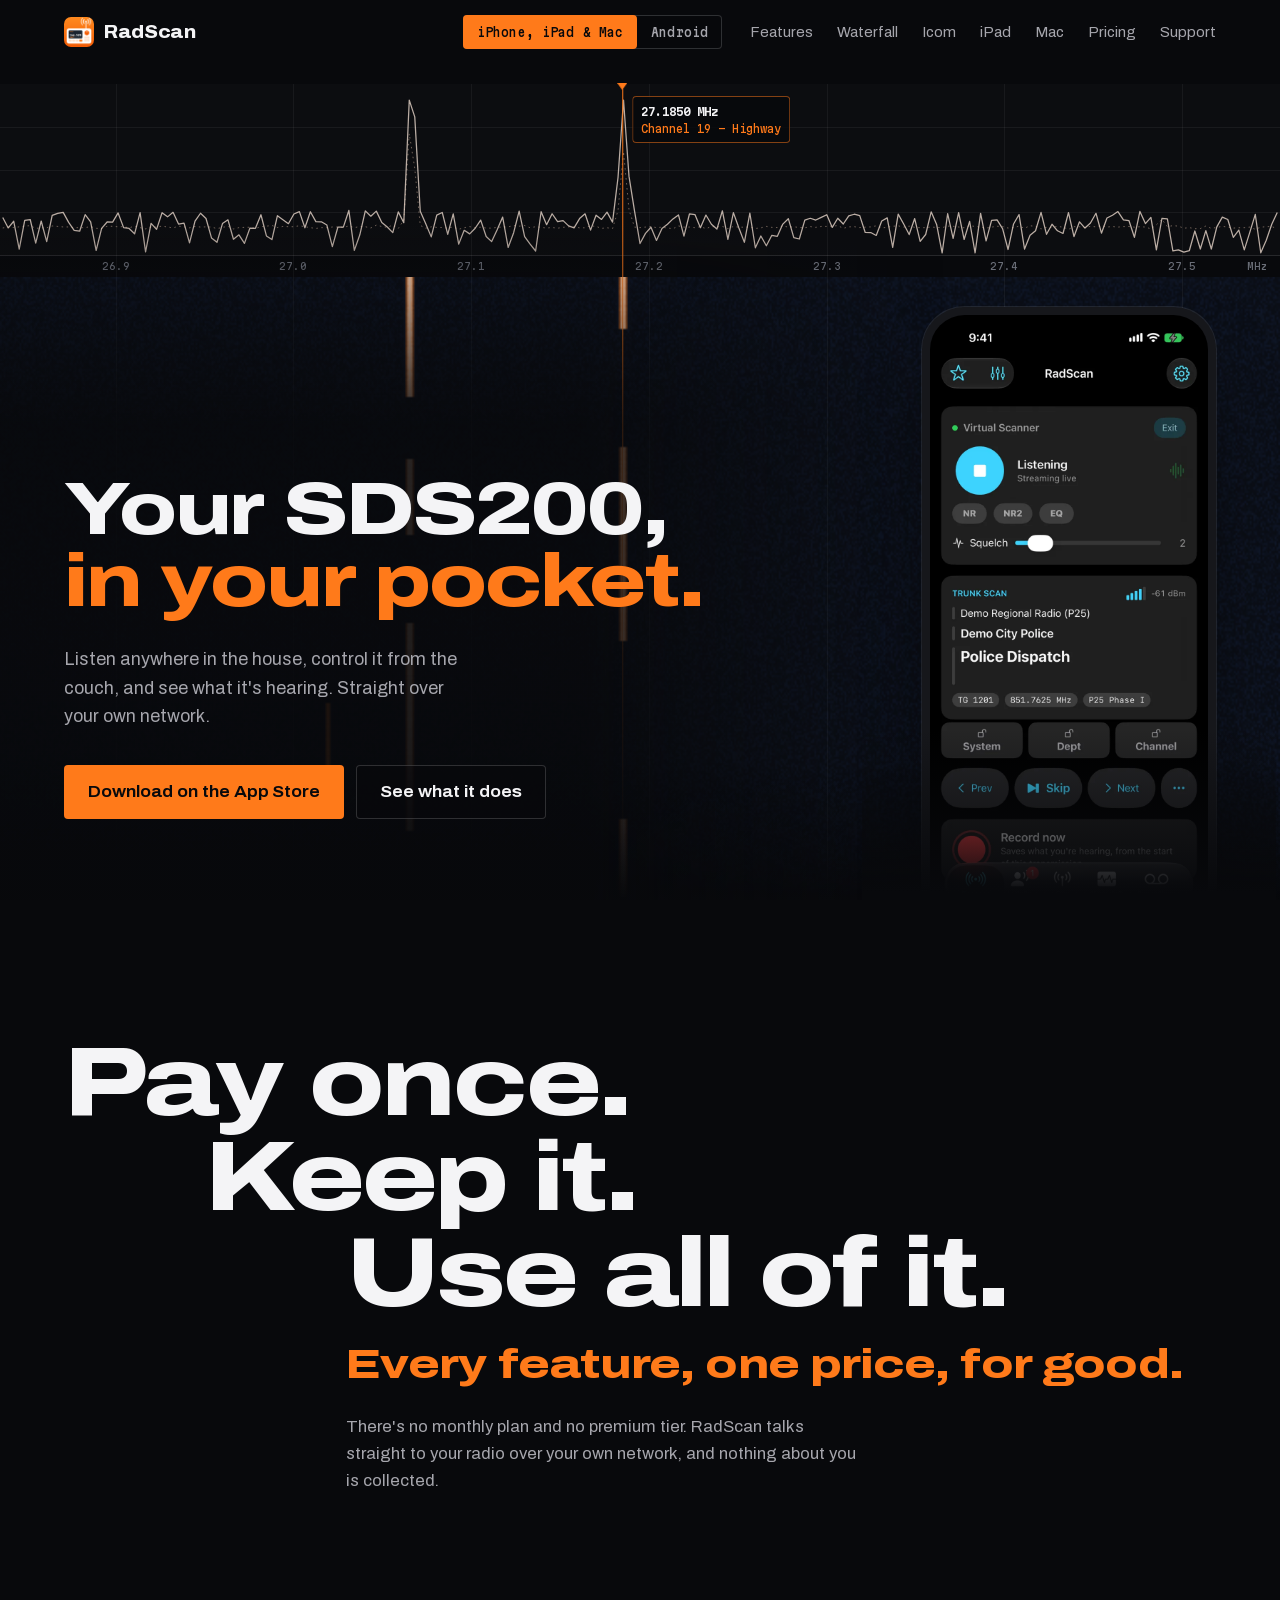
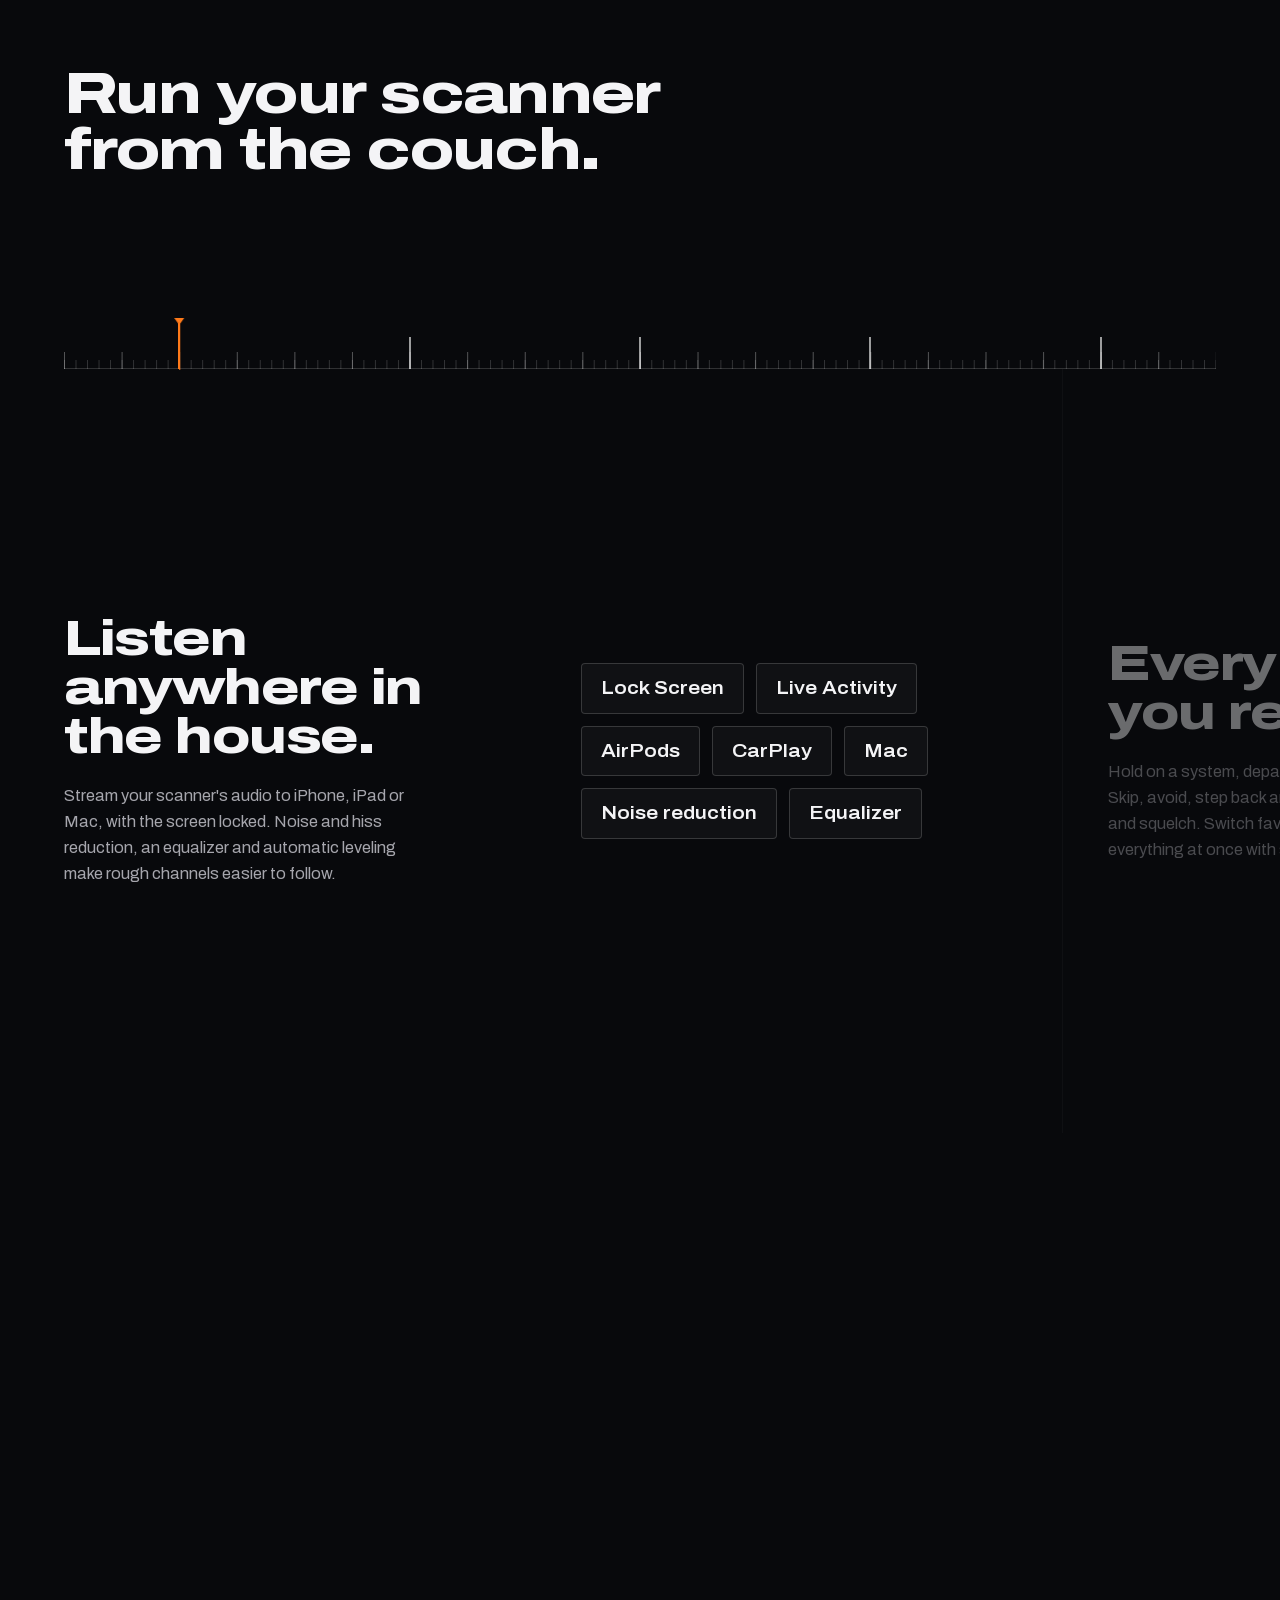
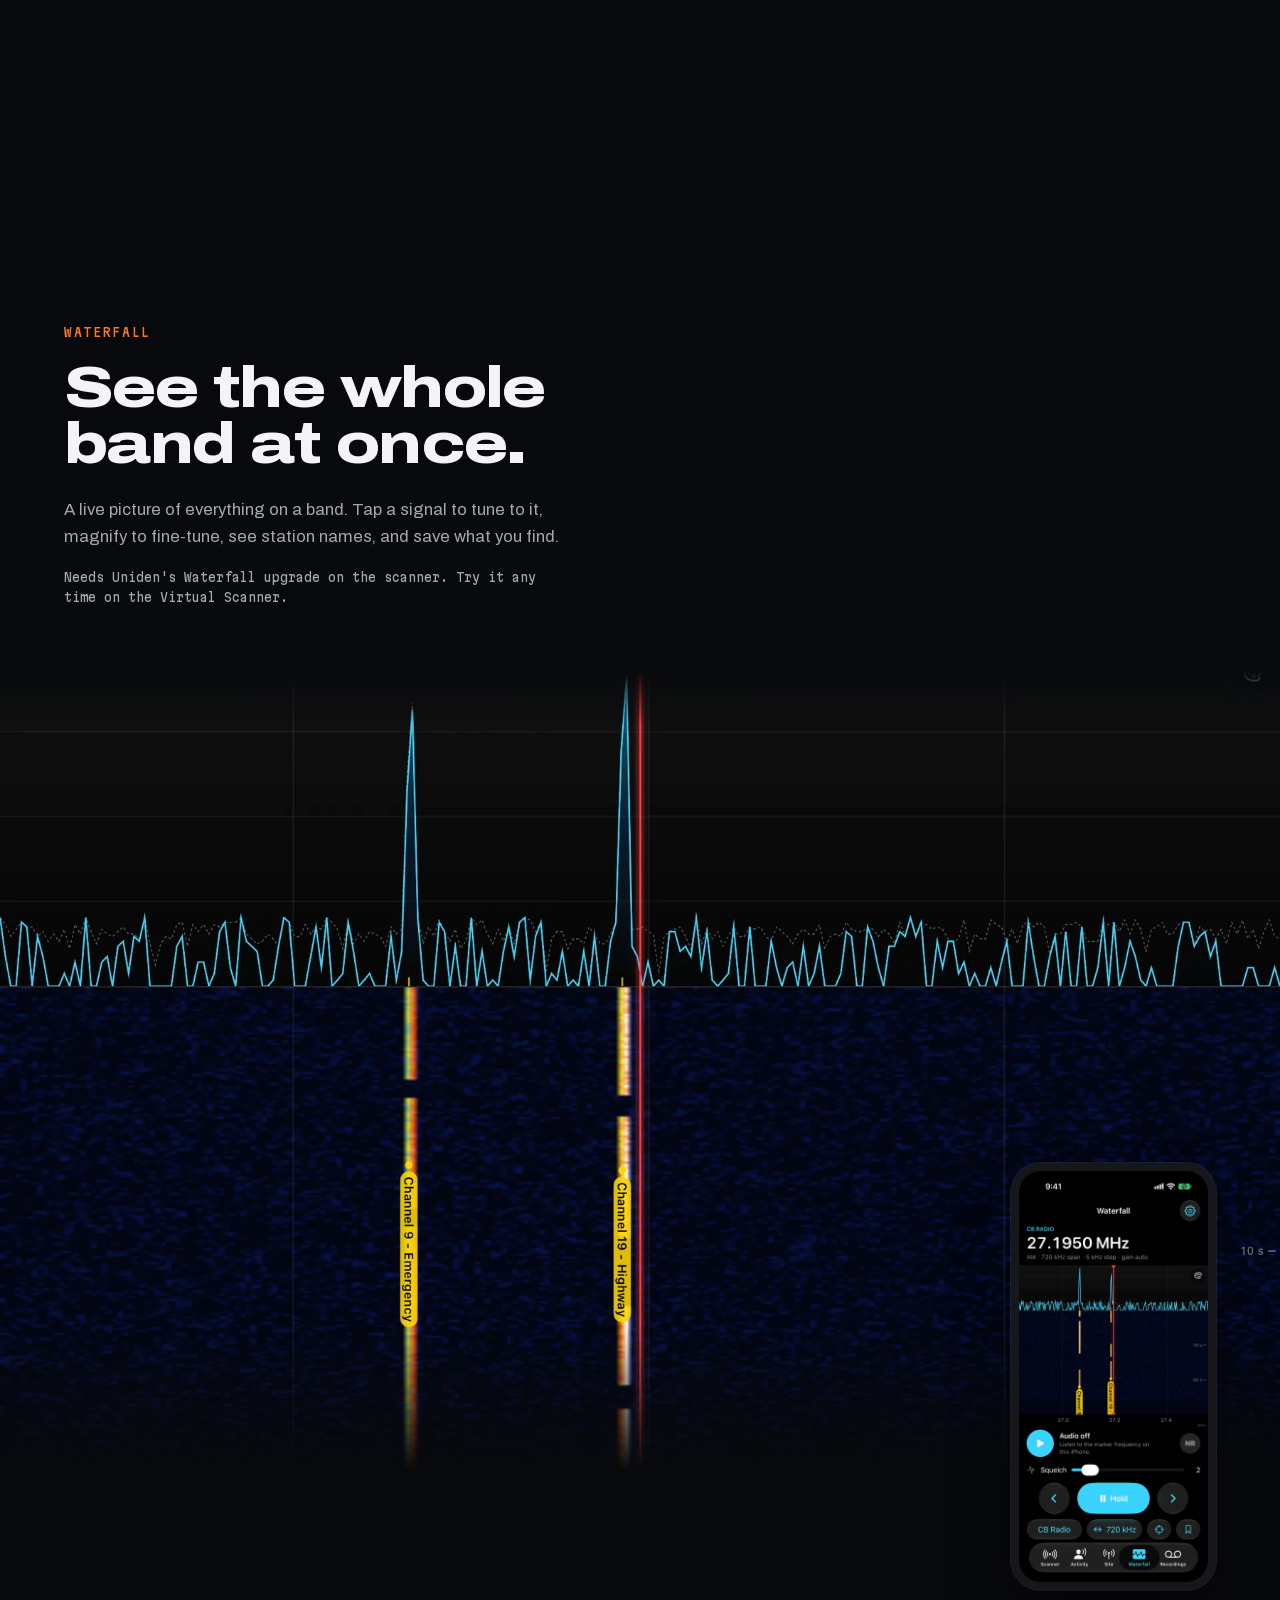
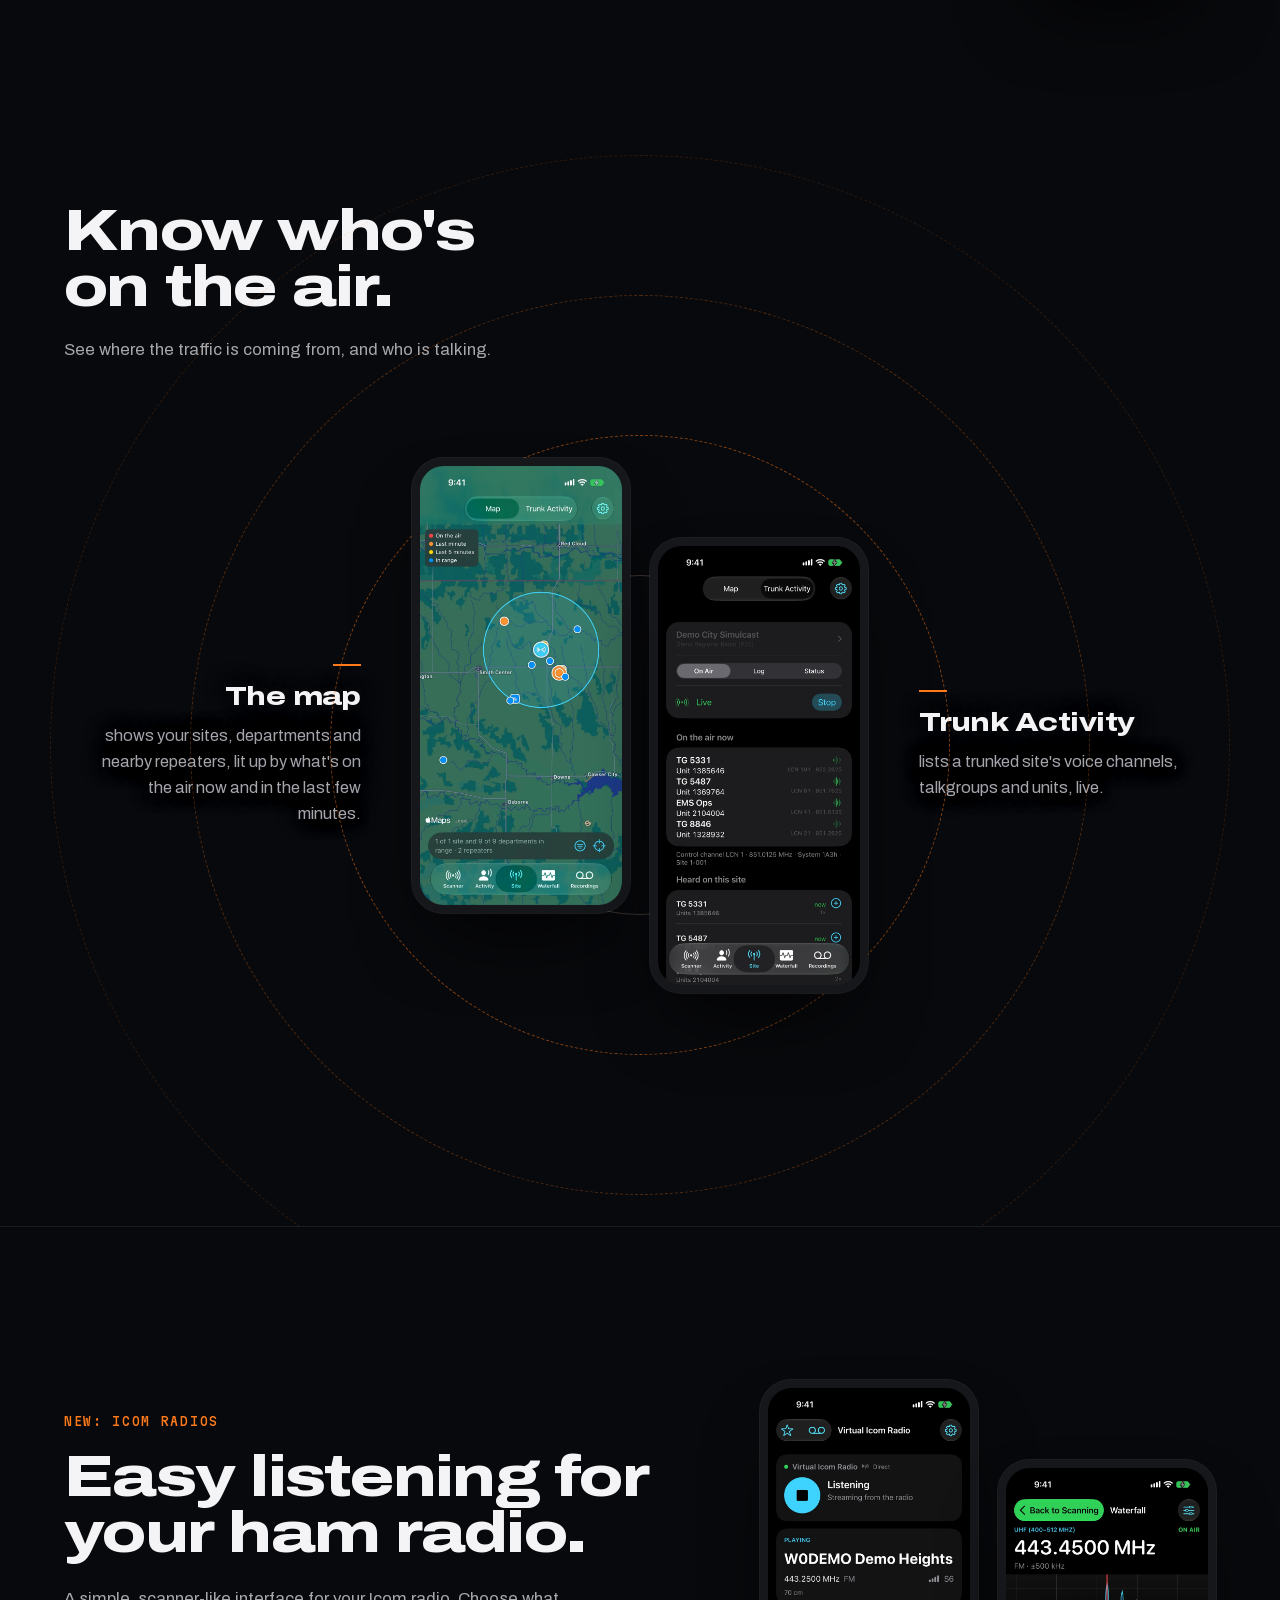
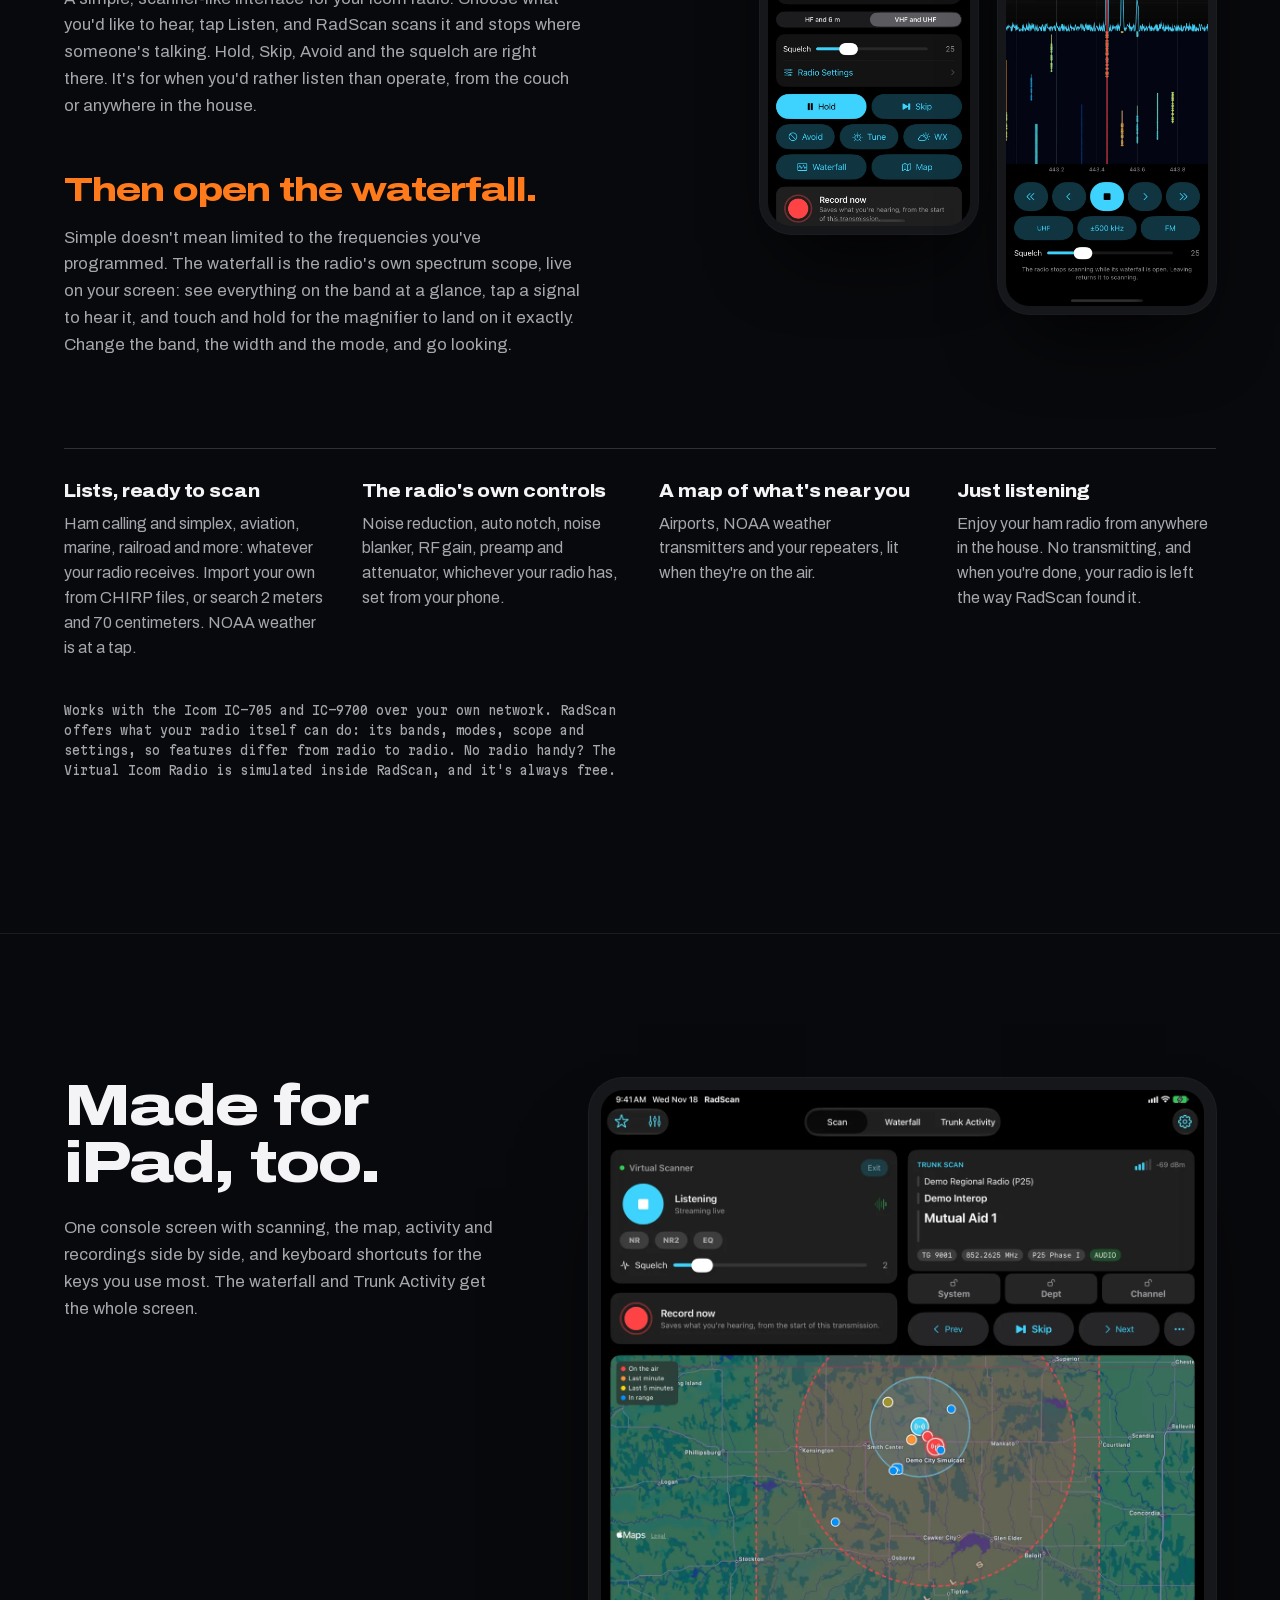
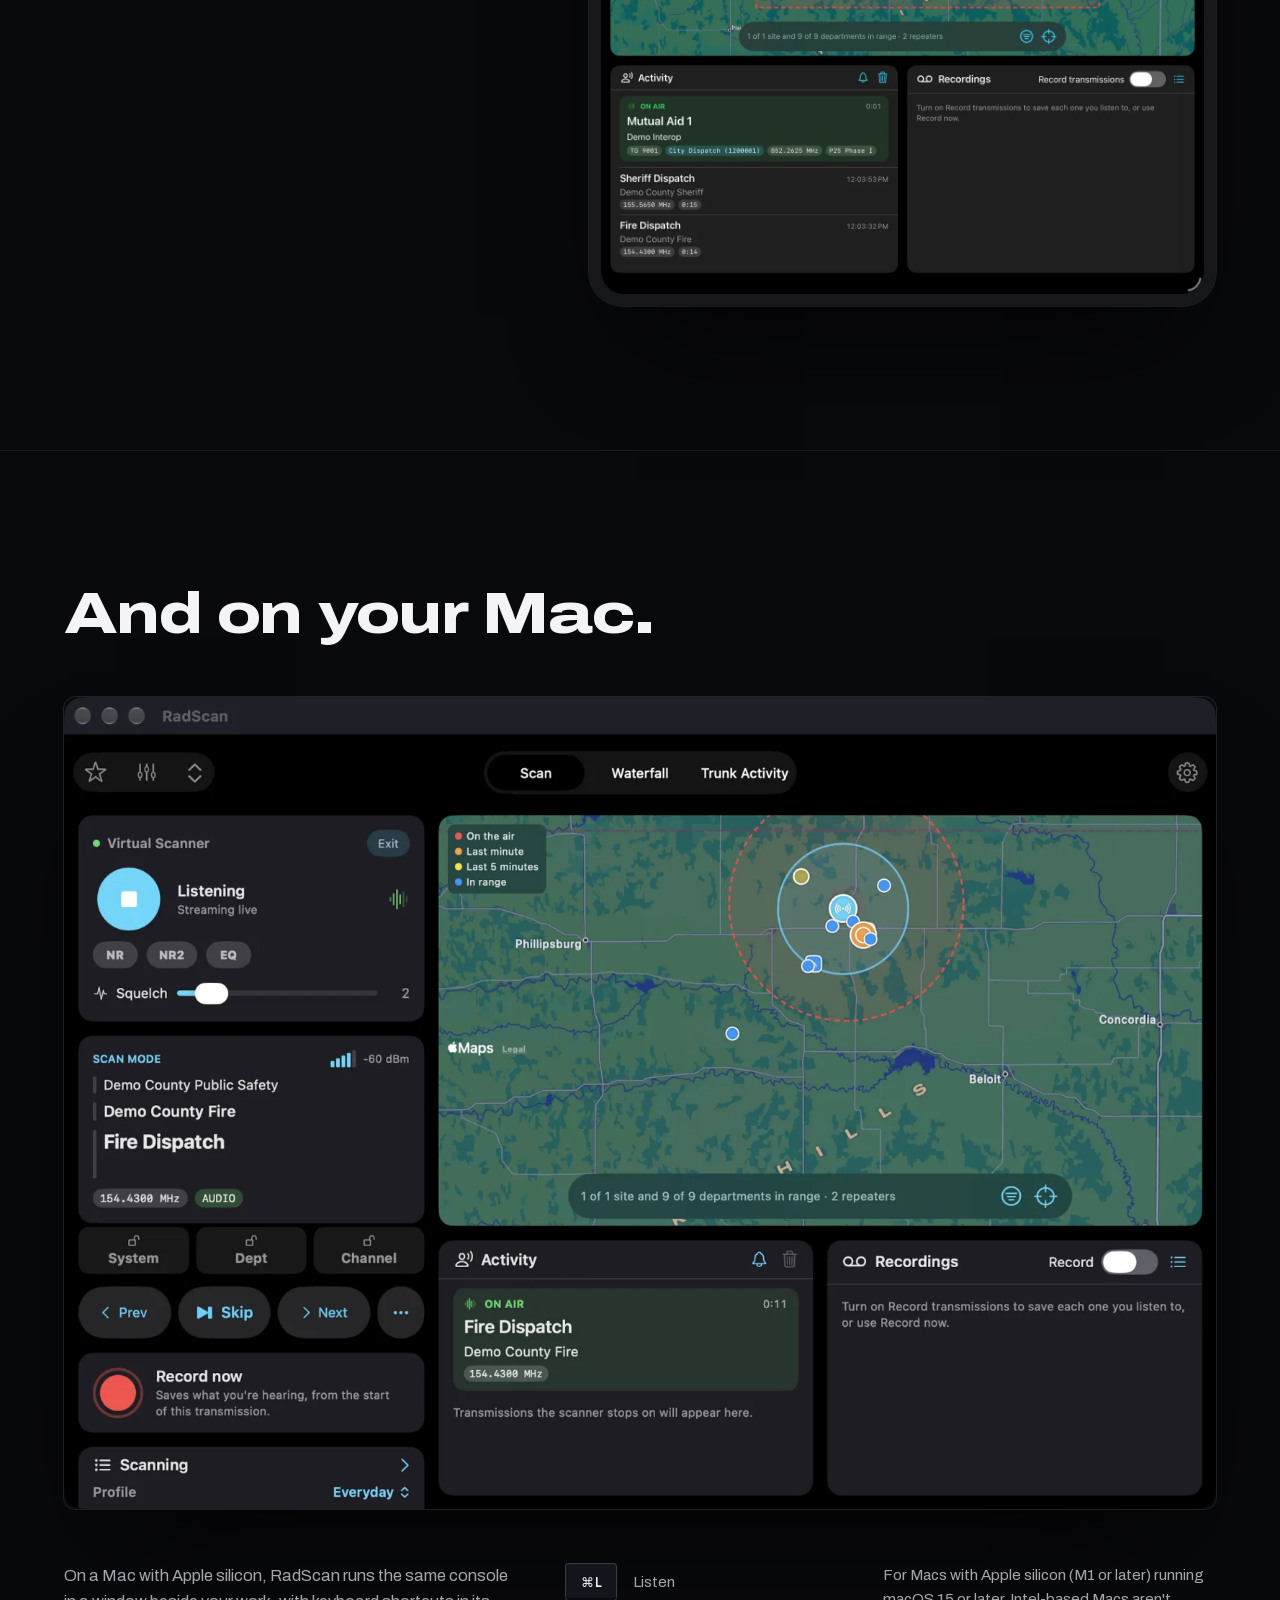
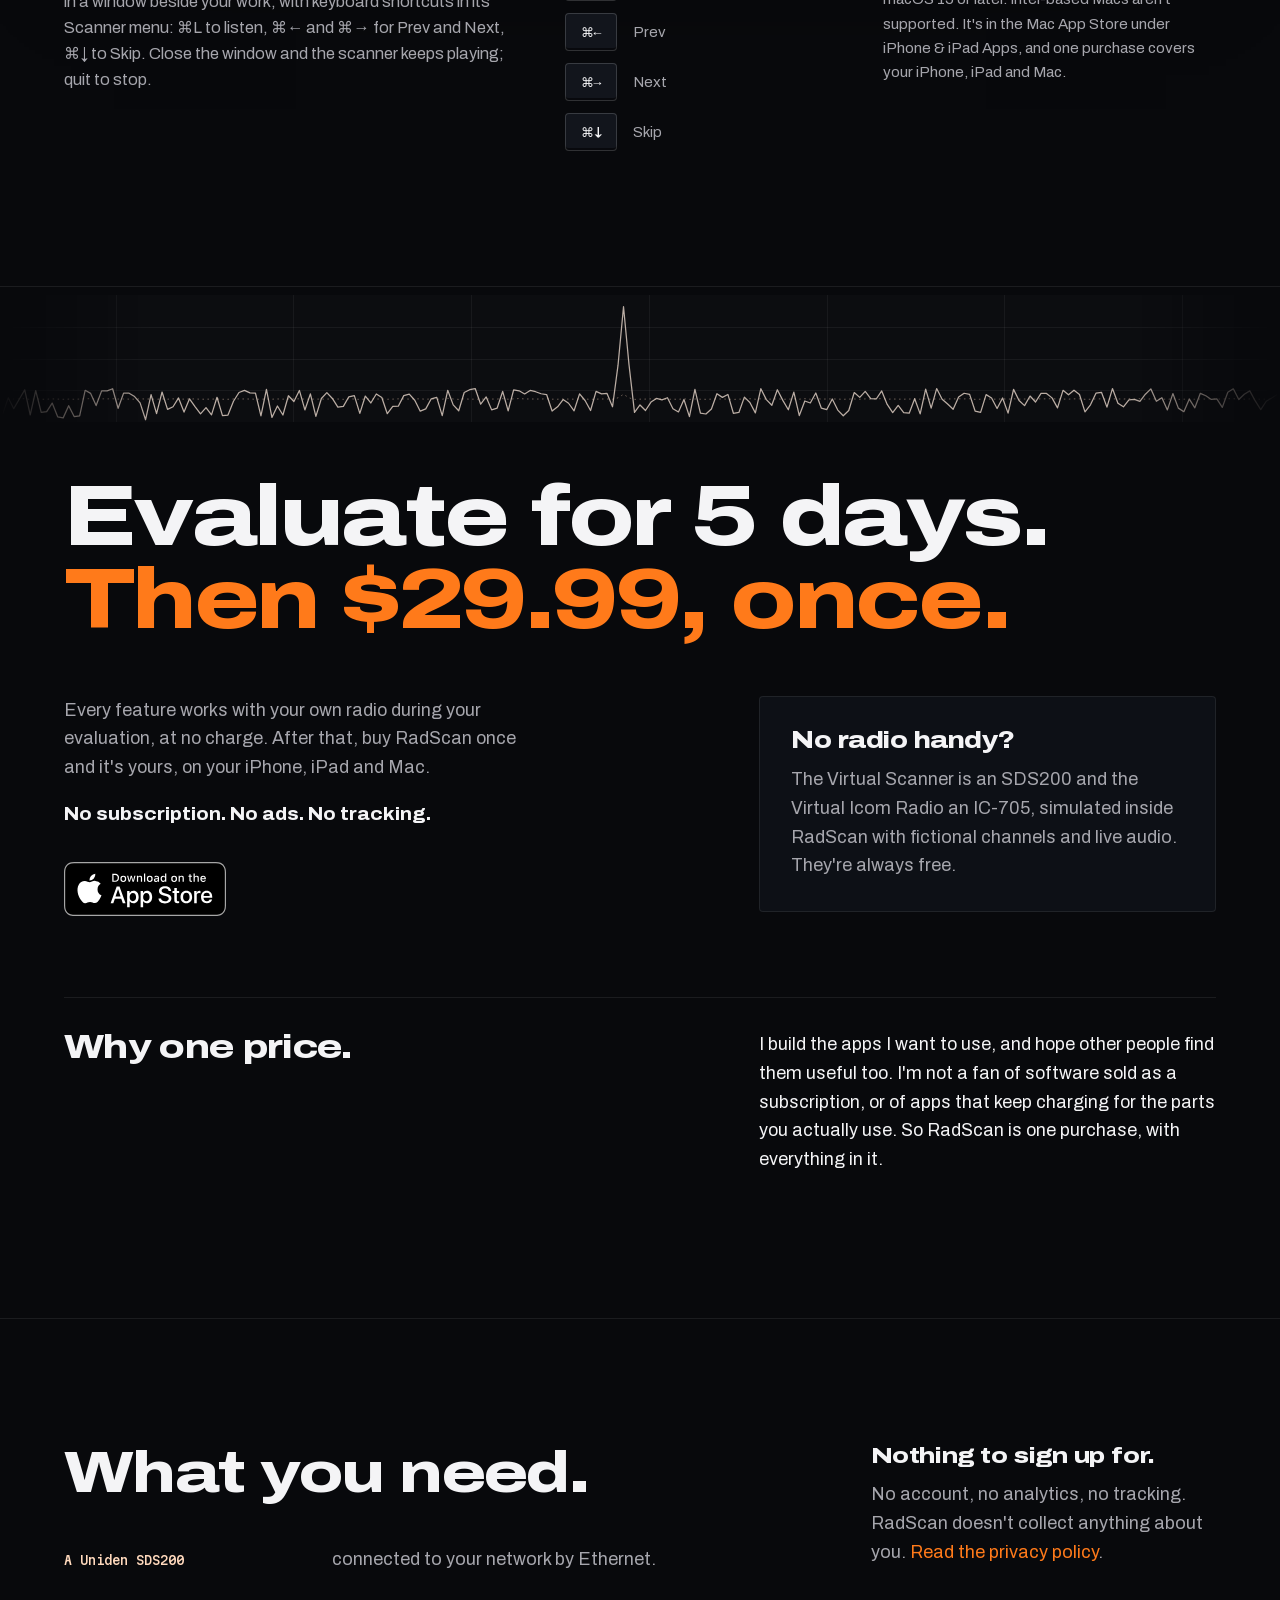
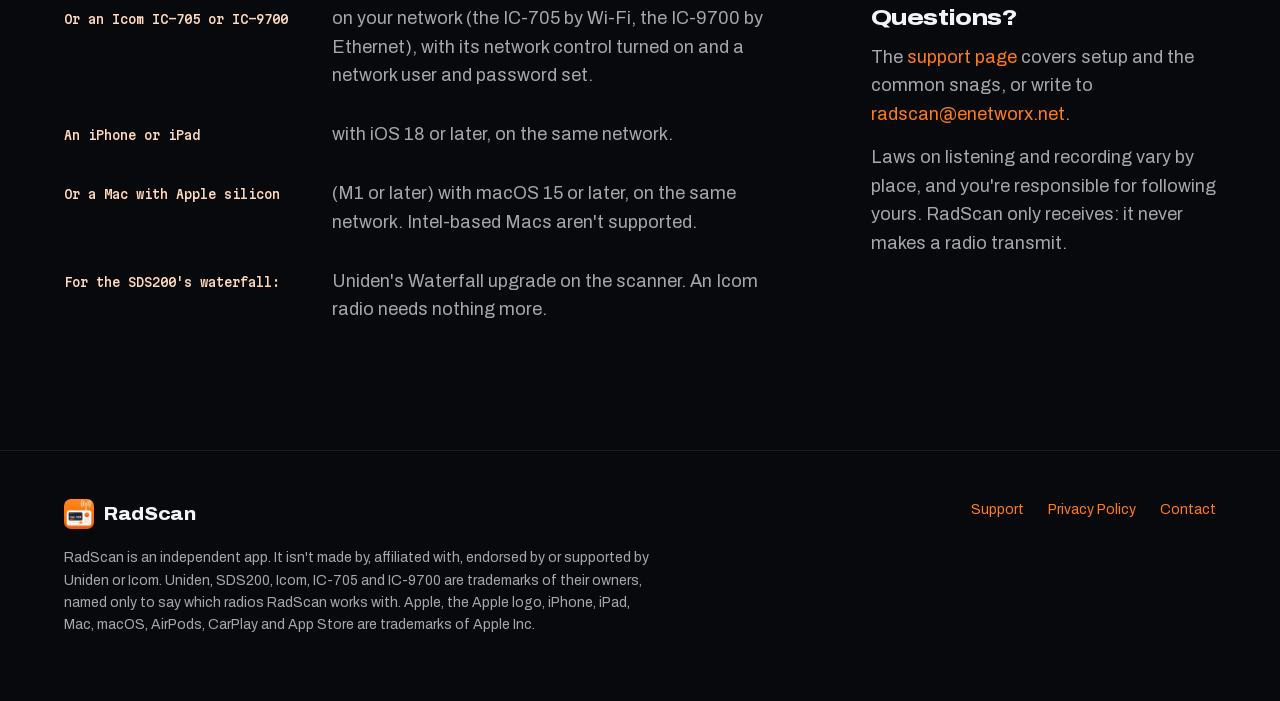
<file: index.html>
<!doctype html>
<html lang="en" data-platform="ios">
<head>
<meta charset="utf-8">
<meta name="viewport" content="width=device-width, initial-scale=1, viewport-fit=cover">
<title>RadScan: your SDS200 or Icom radio on iPhone, iPad, Mac and Android</title>
<meta name="description" content="Listen to your Uniden SDS200 or Icom radio anywhere in the house, control it from the couch, and see what it's hearing. Free to evaluate for 5 days, then one purchase. No subscription.">
<meta name="theme-color" content="#08090c">
<meta property="og:type" content="website">
<meta property="og:title" content="RadScan: your SDS200 or Icom radio on iPhone, iPad, Mac and Android">
<meta property="og:description" content="Live audio, remote control, a waterfall and more for the Uniden SDS200 and Icom IC-705 and IC-9700. One price, every feature, no subscription.">
<meta property="og:url" content="https://radscan.enetworx.net/">
<meta property="og:image" content="https://radscan.enetworx.net/img/og.jpg">
<meta name="twitter:card" content="summary_large_image">
<link rel="icon" type="image/png" href="img/favicon-64.png">
<link rel="apple-touch-icon" href="img/apple-touch-icon.png">
<link rel="preload" as="image" href="img/iphone-01-listening.webp">
<link rel="preload" as="font" type="font/woff2" href="fonts/archivo-latin.woff2" crossorigin>
<link rel="preload" as="font" type="font/woff2" href="fonts/martian-mono-latin.woff2" crossorigin>
<script>
/* Which app the page shows: iPhone and iPad unless asked for Android. "?android" or "?ios" in the address
   decides (the link to give from Google Play is https://radscan.enetworx.net/?android); otherwise the
   choice made here before; otherwise an Android phone or tablet gets Android. */
(function () {
  var root = document.documentElement, q = location.search.toLowerCase(), p = null;
  root.classList.add('js');
  if (/[?&]android\b/.test(q)) p = 'android'; else if (/[?&]ios\b/.test(q)) p = 'ios';
  if (!p) { try { p = localStorage.getItem('radscan.platform'); } catch (e) {} }
  if (p !== 'android' && p !== 'ios') p = /android/i.test(navigator.userAgent) ? 'android' : 'ios';
  root.setAttribute('data-platform', p);
})();
</script>
<!--
  LIVE BAND (the design since 2026-11-19). The page is a live spectrum display: the hero is a generated waterfall of
  the app's CB view (720 kHz span on 27.1950 MHz, 5 kHz steps, Channels 9 and 19 keying up), the features pan
  sideways like tuning across a band, and the pricing runs under a live trace.

  NOTHING FROM ANYONE ELSE'S SERVER: the fonts (fonts/, Archivo and Martian Mono, SIL Open Font License) and GSAP
  with ScrollTrigger (js/, 3.12.5, for the pinned features) are served from this site, so a visit to the page
  reaches no third party.

  ONE PAGE, TWO APPS: everything marked class="only-ios" shows for iPhone, iPad and Mac (the default), everything
  marked class="only-android" shows when Android is chosen (the switch in the bar, or "?android" in the address).
  A link with data-android="..." goes there instead when Android is chosen (the support and privacy pages).

  STORE LINKS: the data-store="ios" links go to https://apps.apple.com/app/radscan/id6833056812, the hero's as
  words, the pricing's as Apple's official badge (img/app-store-badge.svg, unaltered, once per page).
  The data-store="android" buttons say "Coming soon to Google Play".
-->
<style>
/* The two typefaces, served from fonts/ (Latin only: the page is in English). Both are variable: Archivo in weight
   and width (the display face runs at 125% width), Martian Mono in weight and width. */
@font-face { font-family: "Archivo"; font-style: normal; font-weight: 100 900; font-stretch: 62% 125%; font-display: swap;
  src: url("fonts/archivo-latin.woff2") format("woff2"); }
@font-face { font-family: "Martian Mono"; font-style: normal; font-weight: 300 700; font-stretch: 75% 112.5%; font-display: swap;
  src: url("fonts/martian-mono-latin.woff2") format("woff2"); }
/* Tokens. One theme (dark), one accent (RadScan orange). Near-black carries a hair of blue so it sits with the
   waterfall screenshots. Shapes: everything the page draws is 4px (buttons, chips, panels, keycaps);
   device frames follow the device. */
:root {
  color-scheme: dark;
  --bg: #08090c;
  --bg-2: #0b0d12;
  --panel: #0d1016;
  --line: rgba(255, 255, 255, .08);
  --line-2: rgba(255, 255, 255, .16);
  --text: #f4f4f6;
  --muted: #a6a6ad;
  --dim: #6b6f79;
  --orange: #ff7a1a;
  --orange-hi: #ff9330;
  --orange-lo: #f05c0a;
  --peach: #ffd9bd;
  --ink: #08090c;
  --frame: #16171b;
  --r: 4px;
  --nav: 64px;
  --gutter: clamp(16px, 5vw, 72px);
  --ease: cubic-bezier(.16, 1, .3, 1);
  --sans: "Archivo", -apple-system, BlinkMacSystemFont, "Segoe UI", Roboto, sans-serif;
  --mono: "Martian Mono", ui-monospace, "SF Mono", Menlo, Consolas, monospace;
}
*, *::before, *::after { box-sizing: border-box; }
/* One page, two apps: only the chosen one's parts show. */
html[data-platform="ios"] .only-android, html[data-platform="android"] .only-ios { display: none !important; }
html { scroll-padding-top: 76px; -webkit-text-size-adjust: 100%; }
body {
  margin: 0; background: var(--bg); color: var(--text);
  font: 400 18px/1.6 var(--sans); font-stretch: 100%;
  -webkit-font-smoothing: antialiased; overflow-x: clip;
}
img { display: block; max-width: 100%; height: auto; }
a { color: var(--orange); text-decoration: none; }
a:hover { text-decoration: underline; text-underline-offset: 3px; }
h1, h2, h3 { margin: 0; color: var(--text); text-wrap: balance; }
p { margin: 0; }
::selection { background: var(--orange); color: var(--ink); }
:focus-visible { outline: 2px solid var(--orange); outline-offset: 3px; border-radius: var(--r); }
.wrap { width: min(1296px, 100% - 2 * var(--gutter)); margin-inline: auto; }
.accent { color: var(--orange); }
.display { font-weight: 800; font-stretch: 125%; letter-spacing: -.03em; line-height: .98; }
.h2 { font-size: clamp(2.2rem, 4.5vw, 4.6rem); max-width: 15ch; }
.body { color: var(--muted); max-width: 52ch; font-size: clamp(1.05rem, 1.25vw, 1.2rem); }
.mono { font-family: var(--mono); }
.skip { position: absolute; left: -999px; top: 8px; background: var(--orange); color: var(--ink); padding: 8px 14px; border-radius: var(--r); z-index: 50; }
.skip:focus { left: 12px; }

/* Buttons */
.btn {
  display: inline-flex; align-items: center; justify-content: center; gap: 10px; white-space: nowrap;
  min-height: 54px; padding: 0 24px; border-radius: var(--r);
  font: 650 16px/1 var(--sans); font-stretch: 112%; letter-spacing: -.005em;
  transition: transform .3s var(--ease), background-color .3s var(--ease), box-shadow .3s var(--ease);
}
.btn:hover { text-decoration: none; }
.btn:active { transform: translateY(1px) scale(.985); }
.btn-primary { background: var(--orange); color: var(--ink); }
.btn-primary:hover { background: var(--orange-hi); }
.btn-ghost { color: var(--text); background: rgba(8, 9, 12, .55); box-shadow: inset 0 0 0 1px var(--line-2); }
.btn-ghost:hover { box-shadow: inset 0 0 0 1px rgba(255, 255, 255, .42); }
.btn-dark { color: var(--text); background: var(--panel); box-shadow: inset 0 0 0 1px var(--line-2); }
.btn .glyph { width: 20px; height: 20px; border-radius: 5px; }
/* Apple's badge, as supplied: no hover motion or recolouring (Apple's marketing guidelines). */
.store-badge { display: inline-block; line-height: 0; border-radius: 9px; }
.store-badge img { height: 54px; width: auto; }

/* Device frames follow the device: --pw is the phone's width. */
.phone { --pw: 300px; width: var(--pw); margin: 0; padding: 8px; border-radius: calc(var(--pw) * .145); background: var(--frame);
  box-shadow: 0 0 0 1px rgba(255, 255, 255, .09), 0 40px 80px -30px rgba(0, 0, 0, .9); }
.phone img { width: 100%; border-radius: calc(var(--pw) * .145 - 8px); }

/* Nav: transparent at the top of the band, solid as soon as the page moves under it. */
.nav { position: fixed; inset: 0 0 auto; z-index: 30; height: var(--nav);
  transition: background-color .4s var(--ease), box-shadow .4s var(--ease); }
.nav.solid { background: rgba(8, 9, 12, .94); box-shadow: 0 1px 0 var(--line); }
.nav .wrap { height: 100%; display: flex; align-items: center; gap: 28px; }
.brand { display: flex; align-items: center; gap: 10px; color: var(--text); font-weight: 800; font-stretch: 112%; font-size: 18px; letter-spacing: -.02em; }
.brand:hover { text-decoration: none; }
.brand img { width: 30px; height: 30px; border-radius: 7px; }
.nav-links { display: flex; gap: 24px; font-size: 15px; }
.nav-links a { color: var(--muted); }
.nav-links a:hover { color: var(--text); text-decoration: none; }
/* The iPhone and iPad | Android switch, as a two-position band selector */
.platform { display: flex; margin-left: auto; border-radius: var(--r); background: rgba(8, 9, 12, .6); box-shadow: inset 0 0 0 1px var(--line-2); }
.platform button { appearance: none; border: 0; cursor: pointer; background: none; color: var(--muted); white-space: nowrap;
  font: 500 12px/1 var(--mono); font-stretch: 87.5%; letter-spacing: .01em; min-height: 34px; padding: 0 14px; border-radius: var(--r);
  transition: background-color .3s var(--ease), color .3s var(--ease); }
.platform button:hover { color: var(--text); }
.platform button[aria-pressed="true"] { background: var(--orange); color: var(--ink); }
.platform .short { display: none; }

/* Hero: the band itself. --trace-* place the spectrum; the waterfall runs from under the axis to the bottom. */
.hero { position: relative; overflow: clip; isolation: isolate;
  --trace-top: calc(var(--nav) + 20px); --trace-h: clamp(110px, 19vh, 190px); --axis: 22px; }
.field { position: absolute; inset: 0; z-index: 0; touch-action: pan-y; }
.field canvas { position: absolute; inset: 0; width: 100%; height: 100%; display: block; }
.js .field canvas { opacity: 0; transition: opacity 1.4s var(--ease); }
.js .field.ready canvas { opacity: 1; }
.trace-box { position: absolute; left: 0; right: 0; top: var(--trace-top); height: var(--trace-h); }
.scale { position: absolute; left: 0; right: 0; top: calc(var(--trace-top) + var(--trace-h)); height: var(--axis); }
.scale span { position: absolute; top: 50%; transform: translate(-50%, -50%); font: 400 10px/1 var(--mono); font-stretch: 87.5%; color: var(--dim); }
.scale .unit { left: auto; right: 12px; transform: translateY(-50%); }
.cursor { position: absolute; top: var(--trace-top); bottom: 0; left: 0; width: 1px; transform: translateX(48.6vw); will-change: transform;
  background: linear-gradient(to bottom, var(--orange) 0%, rgba(255, 122, 26, .85) 55%, rgba(255, 122, 26, 0) 100%); }
.cursor::before { content: ""; position: absolute; top: -1px; left: -5px; border-style: solid; border-width: 7px 5.5px 0; border-color: var(--orange) transparent transparent; }
.readout { position: absolute; top: 12px; left: 10px; white-space: nowrap; padding: 7px 9px; border-radius: var(--r);
  font: 400 11.5px/1.45 var(--mono); font-stretch: 87.5%; color: var(--peach);
  background: rgba(8, 9, 12, .84); box-shadow: inset 0 0 0 1px rgba(255, 122, 26, .5); }
.readout b { display: block; font-weight: 600; color: var(--text); }
.readout i { display: block; font-style: normal; color: var(--orange); }
.readout i[hidden] { display: none; }
.cursor.flip .readout { left: auto; right: 10px; }
.scrim { position: absolute; inset: 0; pointer-events: none;
  background:
    linear-gradient(to top, var(--bg) 0%, rgba(8, 9, 12, 0) 15%); }
/* Behind the words the band dims; above them it runs at full strength. */
.scrim-copy { position: absolute; left: 0; bottom: 0; width: 74%; height: min(80%, 680px); pointer-events: none;
  background: linear-gradient(to top, rgba(8, 9, 12, .94) 0%, rgba(8, 9, 12, .87) 70%, rgba(8, 9, 12, 0) 100%);
  -webkit-mask-image: linear-gradient(to right, #000 62%, transparent 100%); mask-image: linear-gradient(to right, #000 62%, transparent 100%); }
.hero-grid { position: relative; z-index: 2; min-height: max(660px, 100dvh); display: grid;
  grid-template-columns: minmax(0, 1fr) auto; column-gap: clamp(32px, 5vw, 88px); align-items: end; pointer-events: none; }
.hero-grid a, .hero-grid button { pointer-events: auto; }
.hero-copy { padding-bottom: clamp(48px, 9vh, 104px); }
.hero h1 { font-size: clamp(2.5rem, 5.8vw, 6.1rem); }
.hero h1 .accent { display: block; }
.hero .lede { margin-top: 26px; max-width: 37ch; color: var(--muted); font-size: clamp(1.08rem, 1.4vw, 1.3rem); }
.ctas { display: flex; flex-wrap: wrap; gap: 12px; margin-top: 34px; }
.hero-art { position: relative; align-self: stretch; width: var(--pw); }
.hero-art, .hero-art .phone { --pw: clamp(220px, 23vw, 330px); }
.hero-art .phone { position: absolute; left: 0; top: calc(var(--trace-top) + var(--trace-h) + var(--axis) + 30px); }
.hero-art::after { content: ""; position: absolute; left: -60px; right: -60px; bottom: 0; height: 19%; z-index: 2;
  background: linear-gradient(to top, var(--bg) 4%, rgba(8, 9, 12, 0)); }

/* Statement: the three refusals step across the band, and brighten as they reach the reading line. */
.statement { padding: clamp(104px, 15vh, 190px) 0 clamp(96px, 13vh, 170px); --stair: min(11vw, 168px); }
.statement .big { font-size: clamp(2.6rem, 7.6vw, 8rem); }
.statement .ph { display: block; color: var(--text); }
.statement .ph:nth-child(2) { margin-left: var(--stair); }
.statement .ph:nth-child(3) { margin-left: calc(var(--stair) * 2); }
.statement .just { display: block; margin: .55em 0 0 calc(var(--stair) * 2); font-size: .42em; letter-spacing: -.02em; line-height: 1.1; color: var(--orange); }
.statement .body { margin-top: 26px; margin-left: calc(var(--stair) * 2); }
@supports (animation-timeline: view()) {
  @media (prefers-reduced-motion: no-preference) {
    .statement .ph { animation: brighten linear both; animation-timeline: view(); animation-range: cover 22% cover 46%; }
  }
}
@keyframes brighten { from { color: #3a3d45; } to { color: var(--text); } }

/* Features: a horizontal band. Pinned and scrubbed on wide screens; a swipeable row otherwise. */
.features { padding-top: clamp(40px, 6vh, 80px); }
.feat-head { padding-bottom: clamp(36px, 6vh, 64px); }
.band { position: relative; }
.ruler { position: relative; height: 54px; margin: 0 var(--gutter); box-shadow: inset 0 -1px 0 var(--line-2); }
.ticks { position: absolute; inset: 0; pointer-events: none;
  background-image: linear-gradient(to right, rgba(255, 255, 255, .17) 1px, transparent 1px), linear-gradient(to right, rgba(255, 255, 255, .3) 1px, transparent 1px);
  background-size: 1% 9px, 5% 17px; background-repeat: repeat-x; background-position: left bottom; }
.station { position: absolute; bottom: 0; left: var(--p); width: 32px; height: 100%; margin-left: -16px; padding: 0; border: 0; background: none; cursor: pointer; }
.station::before { content: ""; position: absolute; left: 50%; bottom: 0; width: 2px; height: 32px; margin-left: -1px; background: rgba(255, 255, 255, .6); transition: background-color .3s var(--ease), height .3s var(--ease); }
.station:hover::before { background: var(--text); }
.station[aria-current="true"]::before { background: var(--orange); height: 46px; }
.rcursor { position: absolute; left: 0; top: 4px; bottom: -1px; width: 1px; background: var(--orange); pointer-events: none; will-change: transform; transform: translateX(0); }
.rcursor::before { content: ""; position: absolute; top: -1px; left: -5px; border-style: solid; border-width: 7px 5.5px 0; border-color: var(--orange) transparent transparent; }
.band:not(.is-pinned) .rcursor { transition: transform .6s var(--ease); }
.track { position: relative; display: flex; }
.band.is-pinned { height: 100dvh; display: flex; flex-direction: column; padding-top: calc(var(--nav) + 18px); overflow: hidden; }
.band.is-pinned .track { flex: 1 1 auto; width: max-content; padding: 0 var(--gutter); }
.band:not(.is-pinned) .track { align-items: flex-start; overflow-x: auto; scroll-snap-type: x mandatory; overscroll-behavior-x: contain; scrollbar-width: none;
  padding: 0 var(--gutter) 12px; scroll-padding-inline: var(--gutter); }
.band:not(.is-pinned) .track::-webkit-scrollbar { display: none; }
.ch { flex: 0 0 auto; width: min(1040px, 78vw); display: grid; grid-template-columns: minmax(0, 1fr) auto; align-items: center;
  gap: clamp(32px, 4vw, 72px); padding: clamp(24px, 4vh, 48px) clamp(28px, 3.6vw, 60px); box-shadow: inset 1px 0 0 var(--line);
  scroll-snap-align: start; transition: opacity .6s var(--ease); }
.ch:first-child { box-shadow: none; padding-left: 0; }
.band.is-pinned .ch:not(.is-on) { opacity: .42; }
.ch h3 { font-size: clamp(2rem, 3.2vw, 3.3rem); max-width: 13ch; }
.ch p { margin-top: 22px; color: var(--muted); max-width: 38ch; font-size: clamp(1.02rem, 1.2vw, 1.14rem); }
.ch .phone { --pw: calc(min(680px, 100dvh - 236px) * .46); }
.band.is-pinned .ch h3 { font-size: clamp(2.4rem, 3.9vw, 4.1rem); }
.band:not(.is-pinned) .ch .phone { --pw: min(280px, 30vw); }
.chips { display: flex; flex-wrap: wrap; gap: 10px; margin: 0; padding: 0; list-style: none; }
.chips li { font: 600 15px/1 var(--sans); font-stretch: 112%; padding: 12px 15px; border-radius: var(--r); color: var(--text);
  background: rgba(255, 255, 255, .035); box-shadow: inset 0 0 0 1px var(--line-2); }
.ch-listen .chips { width: min(440px, 34vw); gap: 12px; }
.ch-listen .chips li { font-size: clamp(16px, 1.45vw, 21px); padding: 16px 20px; }
.packs { display: grid; grid-template-columns: repeat(2, minmax(0, 1fr)); gap: 10px; width: min(460px, 36vw); margin: 0; padding: 0; list-style: none; }
.packs li { font: 500 13.5px/1.2 var(--mono); font-stretch: 87.5%; color: var(--orange); padding: 16px 16px; border-radius: var(--r);
  background: rgba(255, 122, 26, .06); box-shadow: inset 0 0 0 1px rgba(255, 122, 26, .38); }

/* Waterfall: the real one, edge to edge. */
.wf-sec { position: relative; padding: clamp(120px, 17vh, 210px) 0 clamp(150px, 20vh, 240px); }
.eyebrow { font: 500 12px/1 var(--mono); font-stretch: 87.5%; letter-spacing: .14em; text-transform: uppercase; color: var(--orange); margin-bottom: 22px; }
.wf-sec .body { margin-top: 24px; }
.wf-sec .note { margin-top: 16px; font: 400 12.5px/1.6 var(--mono); font-stretch: 87.5%; color: var(--muted); max-width: 60ch; }
.wf-stage { position: relative; margin-top: clamp(48px, 7vh, 88px); }
.wf-wide { position: relative; margin: 0; overflow: hidden; aspect-ratio: 16 / 10; view-timeline: --wf block; }
.wf-wide img { width: 100%; height: 100%; object-fit: cover; object-position: 50% 88%; transform-origin: 50% 0; }
/* The Android shot is a whole tablet screen: shown whole. */
.wf-wide.only-android { aspect-ratio: 1800 / 1125; }
.wf-wide::after { content: ""; position: absolute; inset: 0; pointer-events: none;
  background: linear-gradient(to bottom, var(--bg) 0%, rgba(8, 9, 12, 0) 7%, rgba(8, 9, 12, 0) 82%, var(--bg) 100%); }
@supports (animation-timeline: view()) {
  @media (prefers-reduced-motion: no-preference) {
    .wf-wide img { animation: settle linear both; animation-timeline: --wf; animation-range: entry 0% cover 50%; }
  }
}
@keyframes settle { from { transform: scale(1.07); } to { transform: scale(1); } }
.wf-stage .phone { --pw: clamp(180px, 16vw, 240px); position: absolute; right: var(--gutter); bottom: -120px; z-index: 2; }

/* Site: who's on the air, inside range rings like the app's map. */
.site { position: relative; padding: clamp(120px, 17vh, 210px) 0; overflow: clip; }
.site .body { margin-top: 22px; }
.tri { display: grid; grid-template-columns: minmax(0, 1fr) auto minmax(0, 1fr); align-items: center; gap: clamp(28px, 4vw, 72px); margin-top: clamp(40px, 6vh, 72px); }
.def { color: var(--muted); max-width: 30ch; font-size: clamp(1.02rem, 1.2vw, 1.14rem); text-shadow: 0 0 6px var(--bg), 0 0 14px var(--bg), 0 0 22px var(--bg); }
.def strong { display: block; margin-bottom: 12px; color: var(--text); font-weight: 800; font-stretch: 125%; letter-spacing: -.02em; font-size: clamp(1.4rem, 2vw, 1.9rem); line-height: 1.05; }
.def::before { content: ""; display: block; width: 28px; height: 2px; background: var(--orange); margin-bottom: 18px; }
.def-map { justify-self: end; text-align: right; }
.def-map::before { margin-left: auto; }
.stage { position: relative; display: flex; align-items: flex-start; gap: clamp(14px, 1.6vw, 24px); padding: 40px 0 80px; isolation: isolate; }
.stage .phone { --pw: clamp(200px, 17vw, 260px); }
.stage .phone:nth-of-type(2n) { margin-top: 80px; }
.rings { position: absolute; left: 50%; top: 50%; width: 0; height: 0; z-index: -1; pointer-events: none; }
.rings i { position: absolute; left: 0; top: 0; border-radius: 50%; transform: translate(-50%, -50%); border: 1.5px dashed rgba(255, 122, 26, .5); }
.rings i:nth-child(1) { width: 340px; height: 340px; border-style: solid; border-color: rgba(255, 217, 189, .22); }
.rings i:nth-child(2) { width: 620px; height: 620px; }
.rings i:nth-child(3) { width: 900px; height: 900px; border-color: rgba(255, 122, 26, .3); }
.rings i:nth-child(4) { width: 1180px; height: 1180px; border-color: rgba(255, 122, 26, .16); }
.rings .pulse { width: 1180px; height: 1180px; border: 1.5px solid rgba(255, 122, 26, .55); opacity: 0; }
@media (prefers-reduced-motion: no-preference) {
  .rings .pulse { animation: pulse 4.2s cubic-bezier(.2, .6, .3, 1) infinite; }
}
@keyframes pulse { 0% { transform: translate(-50%, -50%) scale(.2); opacity: .9; } 100% { transform: translate(-50%, -50%) scale(1); opacity: 0; } }

/* Icom radios: the simple screen and the waterfall side by side, then what comes with them as a spec sheet. */
.icom { padding: clamp(120px, 17vh, 210px) 0; border-top: 1px solid var(--line); }
.icom-grid { display: grid; grid-template-columns: minmax(0, 1fr) auto; gap: clamp(40px, 6vw, 112px); align-items: center; }
.icom .body { margin-top: 24px; }
.icom h3 { margin-top: clamp(40px, 6vh, 64px); font-size: clamp(1.6rem, 2.6vw, 2.5rem); color: var(--orange); }
.icom h3 + .body { margin-top: 18px; }
.icom .stage { padding: 0 0 80px; }
.icom-list { margin: clamp(40px, 6vh, 72px) 0 0; padding: 32px 0 0; list-style: none; border-top: 1px solid var(--line-2);
  display: grid; grid-template-columns: repeat(4, minmax(0, 1fr)); gap: clamp(24px, 3vw, 48px); }
.icom-list strong { display: block; margin-bottom: 10px; font-weight: 800; font-stretch: 112%; letter-spacing: -.01em; font-size: 1.12rem; line-height: 1.15; }
.icom-list span { color: var(--muted); font-size: 1rem; line-height: 1.55; display: block; }
.icom .note { margin-top: 40px; font: 400 12.5px/1.6 var(--mono); font-stretch: 87.5%; color: var(--muted); max-width: 72ch; }

/* iPad and tablets: the words hold still while the console goes by. */
.ipad-sec { padding: clamp(120px, 16vh, 200px) 0; border-top: 1px solid var(--line); }
.ipad-grid { display: grid; grid-template-columns: minmax(0, 5fr) minmax(0, 7fr); gap: clamp(40px, 6vw, 112px); align-items: start; }
.ipad-text { position: sticky; top: 32vh; }
.ipad-text .body { margin-top: 24px; }
.ipad { margin: 0; justify-self: end; width: min(640px, 100%); padding: 12px; border-radius: 34px; background: var(--frame);
  box-shadow: 0 0 0 1px rgba(255, 255, 255, .09), 0 60px 110px -50px rgba(0, 0, 0, .95); }
.ipad img { width: 100%; border-radius: 23px; }

/* Mac: the window across the page, then the details in columns. */
.mac-sec { padding: clamp(110px, 15vh, 190px) 0; border-top: 1px solid var(--line); }
.mac-sec h2 { margin-bottom: clamp(40px, 6vh, 64px); }
.mac { margin: 0; }
.mac img { width: 100%; border-radius: 12px; box-shadow: 0 0 0 1px rgba(255, 255, 255, .1), 0 70px 120px -50px rgba(0, 0, 0, .95); }
.mac-cols { display: grid; grid-template-columns: minmax(0, 1.35fr) minmax(0, .8fr) minmax(0, 1fr); gap: clamp(32px, 4vw, 64px); margin-top: clamp(40px, 6vh, 64px); }
.mac-cols .body { font-size: clamp(1.02rem, 1.15vw, 1.12rem); }
.keys { display: grid; grid-template-columns: auto 1fr; gap: 12px 16px; align-items: center; align-content: start; margin: 0; }
.keys dt { margin: 0; }
.keys dd { margin: 0; color: var(--muted); font-size: 15px; }
kbd { display: inline-flex; align-items: center; justify-content: center; min-width: 52px; height: 38px; padding: 0 10px; border-radius: var(--r);
  font: 500 13px/1 var(--mono); font-stretch: 87.5%; color: var(--text); background: #12151c;
  box-shadow: inset 0 0 0 1px var(--line-2), inset 0 -3px 0 rgba(0, 0, 0, .55); }
.fine { color: var(--muted); font-size: .95rem; max-width: 42ch; }

/* Pricing: under a live trace, no orange flood. */
.price { position: relative; padding: 0 0 clamp(110px, 16vh, 200px); border-top: 1px solid var(--line); }
.price-trace { position: relative; height: clamp(110px, 15vh, 160px);
  -webkit-mask-image: linear-gradient(to right, transparent, #000 12%, #000 88%, transparent); mask-image: linear-gradient(to right, transparent, #000 12%, #000 88%, transparent); }
.price-trace canvas { position: absolute; inset: 0; width: 100%; height: 100%; display: block; }
.price h2 { font-size: clamp(2.6rem, 6.6vw, 7.2rem); max-width: none; margin-top: clamp(40px, 6vh, 80px); }
.price-row { display: grid; grid-template-columns: minmax(0, 1.15fr) minmax(0, .85fr); gap: clamp(40px, 6vw, 112px); align-items: start; margin-top: clamp(40px, 6vh, 72px); }
.terms { color: var(--muted); font-size: clamp(1.1rem, 1.4vw, 1.28rem); max-width: 42ch; }
.nos { margin-top: 18px; font-weight: 750; font-stretch: 112%; font-size: clamp(1.1rem, 1.4vw, 1.28rem); }
.price .ctas { margin-top: 34px; }
.virtual { padding: 32px; border-radius: var(--r); background: var(--panel); box-shadow: inset 0 0 0 1px var(--line); }
.virtual h3 { font-weight: 800; font-stretch: 125%; letter-spacing: -.02em; font-size: 1.45rem; line-height: 1.1; }
.virtual p { color: var(--muted); margin-top: 12px; }
/* The developer's note: on the band's ruler line, heading left in the display face, the note itself in plain text. */
.why { display: grid; grid-template-columns: minmax(0, 1.15fr) minmax(0, .85fr); gap: clamp(40px, 6vw, 112px); align-items: start;
  margin-top: clamp(64px, 9vh, 112px); padding-top: 32px; border-top: 1px solid var(--line); }
.why h3 { font-weight: 800; font-stretch: 125%; letter-spacing: -.02em; font-size: clamp(1.7rem, 2.6vw, 2.5rem); line-height: 1.05; }
.why p { color: var(--text); font-size: clamp(1.1rem, 1.4vw, 1.28rem); line-height: 1.6; max-width: 46ch; }
@media (max-width: 960px) { .why { grid-template-columns: 1fr; gap: 16px; } }

/* What you need: a spec sheet. */
.needs { padding: clamp(100px, 14vh, 180px) 0; border-top: 1px solid var(--line); }
.needs-grid { display: grid; grid-template-columns: minmax(0, 1.35fr) minmax(0, .65fr); gap: clamp(48px, 7vw, 128px); }
.spec { margin: 44px 0 0; padding: 0; list-style: none; display: grid; gap: 30px; }
.spec li { display: grid; grid-template-columns: minmax(0, 15rem) minmax(0, 1fr); gap: 28px; align-items: baseline; color: var(--muted); }
.spec strong { font: 500 13px/1.55 var(--mono); font-stretch: 87.5%; color: var(--peach); }
.side h3 { font-weight: 800; font-stretch: 125%; letter-spacing: -.02em; font-size: 1.35rem; line-height: 1.1; }
.side h3 + p { margin-top: 12px; }
.side p { color: var(--muted); max-width: 44ch; }
.side h3:not(:first-child) { margin-top: 40px; }
.side .laws { margin-top: 14px; }

footer { border-top: 1px solid var(--line); padding: 48px 0 64px; font-size: 14px; color: var(--muted); }
footer .wrap { display: grid; grid-template-columns: minmax(0, 1fr) auto; gap: 32px; align-items: start; }
footer .legal { max-width: 74ch; margin-top: 18px; line-height: 1.6; }
footer nav { display: flex; gap: 24px; flex-wrap: wrap; }

/* Motion: arrivals only when motion is welcome; otherwise everything is simply there. */
@media (prefers-reduced-motion: no-preference) {
  .js .rise { opacity: 0; transform: translateY(26px); animation: rise 1.1s var(--ease) forwards; animation-delay: calc(var(--d, 0) * 110ms + 150ms); }
  .js .reveal { opacity: 0; transform: translateY(28px); transition: opacity .9s var(--ease), transform .9s var(--ease); transition-delay: calc(var(--d, 0) * 90ms); }
  .js .reveal.in { opacity: 1; transform: none; }
}
@keyframes rise { to { opacity: 1; transform: none; } }
@media (prefers-reduced-motion: reduce) { .btn, .ch, .station::before, .nav { transition: none; } }

/* Tablet */
@media (max-width: 1080px) {
  .nav-links a:not(.keep) { display: none; }
  .nav .wrap { gap: 16px; }
}
@media (max-width: 960px) {
  .tri { grid-template-columns: 1fr; justify-items: center; }
  .def-map, .def-trunk { justify-self: stretch; text-align: left; max-width: 46ch; }
  .def-map::before { margin-left: 0; }
  .def-map { order: 2; } .stage { order: 1; } .def-trunk { order: 3; }
  .ipad-grid, .price-row, .needs-grid { grid-template-columns: 1fr; }
  .ipad-text { position: static; }
  .icom-grid { grid-template-columns: 1fr; }
  .icom .stage { justify-content: center; padding-bottom: 32px; }
  .icom-list { grid-template-columns: 1fr 1fr; }
  .ipad { justify-self: center; }
  .mac-cols { grid-template-columns: 1fr 1fr; }
  .mac-cols .fine { grid-column: 1 / -1; }
}
/* Below 900px the band is a swipeable row; each channel stacks. */
@media (max-width: 900px) {
  .ch { width: 84vw; grid-template-columns: 1fr; align-items: start; align-content: start; padding: 28px 22px 8px; }
  .ch:first-child { padding-left: 0; }
  .band:not(.is-pinned) .ch .phone { --pw: min(236px, 58vw); }
  .ch-listen .chips, .packs { width: 100%; }
  .ch-listen .chips li { font-size: 16px; padding: 13px 16px; }
}
/* Phone */
@media (max-width: 760px) {
  body { font-size: 17px; }
  :root { --nav: 58px; }
  .platform .long { display: none; }
  .platform .short { display: inline; }
  .platform button { padding: 0 11px; }
  .brand { font-size: 17px; }
  .nav .wrap { gap: 10px; }
  .hero { --trace-top: 16px; --trace-h: 84px; --field-h: min(580px, 150vw); }
  .hero-grid { grid-template-columns: 1fr; min-height: 0; align-items: start; padding-top: calc(var(--nav) + 30px); }
  .hero-copy { padding-bottom: 0; }
  .hero h1 { font-size: clamp(2rem, 9.4vw, 2.6rem); font-stretch: 116%; }
  .scale .unit { display: none; }
  .hero .lede { margin-top: 20px; }
  .ctas { margin-top: 28px; }
  .ctas .btn { width: 100%; }
  .field { top: auto; bottom: 0; height: var(--field-h); }
  .scrim { background: linear-gradient(to bottom, var(--bg) 0%, rgba(8, 9, 12, 0) 9%), linear-gradient(to top, var(--bg) 0%, rgba(8, 9, 12, 0) 14%); }
  .scrim-copy { display: none; }
  .hero-art, .hero-art .phone { --pw: min(290px, 72vw); }
  .hero-art { height: calc(var(--field-h) - 24px); margin: 24px auto 0; }
  .hero-art .phone { top: calc(var(--trace-top) + var(--trace-h) + var(--axis) + 76px); }
  .statement { --stair: 6vw; }
  .statement .big { font-size: 11.2vw; }
  .statement .just { font-size: .5em; margin-left: 0; }
  .statement .body { margin-left: 0; }
  .wf-stage .phone { display: none; }
  .wf-sec { padding-bottom: 96px; }
  .stage .phone { --pw: min(200px, 42vw); }
  .stage .phone:nth-of-type(2n) { margin-top: 48px; }
  .stage { padding: 24px 0 48px; }
  .rings { transform: scale(.55); }
  .mac-cols { grid-template-columns: 1fr; }
  .icom-list { grid-template-columns: 1fr; }
  .spec li { grid-template-columns: 1fr; gap: 6px; }
  .price h2 { font-size: 7.3vw; }
  .keys { grid-template-columns: auto 1fr auto 1fr; }
  footer .wrap { grid-template-columns: 1fr; }
}
@media (max-width: 400px) { .brand { font-size: 0; gap: 0; } }
</style>
</head>
<body>
<a class="skip" href="#main">Skip to content</a>
<div id="top-sentinel" aria-hidden="true" style="position:absolute;top:0;left:0;width:1px;height:24px;pointer-events:none"></div>

<header class="nav" id="nav">
  <div class="wrap">
    <a class="brand" href="./"><img src="img/icon-128.png" alt="" width="32" height="32">RadScan</a>
    <div class="platform" role="group" aria-label="Which app to show">
      <button type="button" data-platform-set="ios" aria-pressed="true"><span class="long">iPhone, iPad &amp; Mac</span><span class="short">Apple</span></button>
      <button type="button" data-platform-set="android" aria-pressed="false">Android</button>
    </div>
    <nav class="nav-links" aria-label="Sections">
      <a href="#features">Features</a>
      <a href="#waterfall">Waterfall</a>
      <a href="#icom">Icom</a>
      <a href="#ipad" class="only-ios">iPad</a>
      <a href="#mac" class="only-ios">Mac</a>
      <a href="#ipad" class="only-android">Tablets</a>
      <a href="#pricing">Pricing</a>
      <a class="keep" href="support.html" data-android="support-android.html">Support</a>
    </nav>
  </div>
</header>

<main id="main">

  <section class="hero" id="hero">
    <div class="field" id="hero-field" aria-hidden="true">
      <canvas></canvas>
      <div class="trace-box"></div>
      <div class="scale">
        <span style="left:9.03%">26.9</span><span style="left:22.92%">27.0</span><span style="left:36.81%">27.1</span><span style="left:50.69%">27.2</span><span style="left:64.58%">27.3</span><span style="left:78.47%">27.4</span><span style="left:92.36%">27.5</span><span class="unit">MHz</span>
      </div>
      <div class="cursor" id="cursor"><span class="readout"><b>27.1850 MHz</b><i>Channel 19 - Highway</i></span></div>
      <div class="scrim"></div>
      <div class="scrim-copy"></div>
    </div>
    <div class="wrap hero-grid">
      <div class="hero-copy">
        <h1 class="display rise">Your SDS200, <span class="accent">in your pocket.</span></h1>
        <p class="lede rise" style="--d:1">Listen anywhere in the house, control it from the couch, and see what it's hearing. Straight over your own network.</p>
        <div class="ctas rise" style="--d:2">
          <a class="btn btn-primary only-ios" href="https://apps.apple.com/app/radscan/id6833056812" data-store="ios">Download on the App Store</a>
          <a class="btn btn-primary only-android" href="#pricing" data-store="android">Coming soon to Google Play</a>
          <a class="btn btn-ghost" href="#features">See what it does</a>
        </div>
      </div>
      <div class="hero-art rise" style="--d:3">
        <figure class="phone only-ios"><img src="img/iphone-01-listening.webp" width="780" height="1696" alt="RadScan's Scanner tab on iPhone, listening to Police Dispatch on a trunked P25 system, with hold keys and Record now."></figure>
        <figure class="phone only-android"><img src="img/android-01-listening.webp" width="780" height="1751" loading="lazy" alt="RadScan's Scanner tab on an Android phone, listening to Police Dispatch on a trunked P25 system, with hold keys and Record now."></figure>
      </div>
    </div>
  </section>

  <section class="statement">
    <div class="wrap">
      <p class="big display"><span class="ph">Pay once.</span> <span class="ph">Keep it.</span> <span class="ph">Use all of it.</span> <span class="just">Every feature, one price, for good.</span></p>
      <p class="body reveal">There's no monthly plan and no premium tier. RadScan talks straight to your radio over your own network, and nothing about you is collected.</p>
    </div>
  </section>

  <section class="features" id="features">
    <div class="wrap feat-head">
      <h2 class="display h2 reveal">Run your scanner from the couch.</h2>
    </div>
    <div class="band" id="band">
      <div class="ruler">
        <div class="ticks" aria-hidden="true"></div>
        <button type="button" class="station" style="--p:10%" aria-current="true" aria-label="Listen anywhere in the house."></button>
        <button type="button" class="station" style="--p:30%" aria-current="false" aria-label="Every key you reach for."></button>
        <button type="button" class="station" style="--p:50%" aria-current="false" aria-label="Every transmission, as it happens."></button>
        <button type="button" class="station" style="--p:70%" aria-current="false" aria-label="Record now."></button>
        <button type="button" class="station" style="--p:90%" aria-current="false" aria-label="Program it from your phone."></button>
        <span class="rcursor" aria-hidden="true"></span>
      </div>
      <div class="track" tabindex="0" role="region" aria-label="Features">
        <article class="ch ch-listen is-on">
          <div>
            <h3 class="display">Listen anywhere in the house.</h3>
            <p>Stream your scanner's audio to <span class="only-ios">iPhone, iPad or Mac</span><span class="only-android">your Android phone or tablet</span>, with the screen locked. Noise and hiss reduction, an equalizer and automatic leveling make rough channels easier to follow.</p>
          </div>
          <ul class="chips only-ios" aria-label="Where you can listen">
            <li>Lock Screen</li><li>Live Activity</li><li>AirPods</li><li>CarPlay</li><li>Mac</li><li>Noise reduction</li><li>Equalizer</li>
          </ul>
          <ul class="chips only-android" aria-label="Where you can listen">
            <li>Lock screen</li><li>Media notification</li><li>Bluetooth earbuds</li><li>Android Auto</li><li>Noise reduction</li><li>Equalizer</li>
          </ul>
        </article>
        <article class="ch">
          <div>
            <h3 class="display">Every key you reach for.</h3>
            <p>Hold on a system, department or channel. Skip, avoid, step back and forward. Set volume and squelch. Switch favorites lists, or change everything at once with scan profiles.</p>
          </div>
          <figure class="phone only-ios"><img src="img/iphone-07-favorites.webp" width="780" height="1696" loading="lazy" alt="Favorites in RadScan: scan profiles and favorites lists with their on and off switches."></figure>
          <figure class="phone only-android"><img src="img/android-07-favorites.webp" width="780" height="1751" loading="lazy" alt="Favorites in RadScan for Android: scan profiles and favorites lists with their on and off switches."></figure>
        </article>
        <article class="ch">
          <div>
            <h3 class="display">Every transmission, as it happens.</h3>
            <p>The Activity log shows each call with its talkgroup and unit ID. Get an alert when the channels you pick come on the air.</p>
          </div>
          <figure class="phone only-ios"><img src="img/iphone-05-activity.webp" width="780" height="1696" loading="lazy" alt="RadScan's Activity log, listing recent calls with talkgroups, unit IDs and frequencies."></figure>
          <figure class="phone only-android"><img src="img/android-05-activity.webp" width="780" height="1751" loading="lazy" alt="RadScan's Activity log on Android, listing recent calls with talkgroups, unit IDs and frequencies."></figure>
        </article>
        <article class="ch">
          <div>
            <h3 class="display">Record now.</h3>
            <p>Something worth keeping? Record now saves what you're hearing from the start of the call. Or record every transmission automatically.</p>
          </div>
          <figure class="phone only-ios"><img src="img/iphone-06-record-now.webp" width="780" height="1696" loading="lazy" alt="A Record now recording in RadScan, opened to the calls it caught."></figure>
          <figure class="phone only-android"><img src="img/android-06-record-now.webp" width="780" height="1751" loading="lazy" alt="A Record now recording in RadScan for Android, opened to the calls it caught."></figure>
        </article>
        <article class="ch">
          <div>
            <h3 class="display">Program it from your phone.</h3>
            <p>Add nearby ham repeaters and ready-made channel packs to your favorites. Back up your favorites and settings over the scanner's FTP server, and put them back.</p>
          </div>
          <ul class="packs" aria-label="Channel packs">
            <li>Marine VHF</li><li>Aircraft Common</li><li>FRS/GMRS</li><li>MURS</li><li>Business Itinerant</li><li>Interoperability</li><li>Ham repeaters</li>
          </ul>
        </article>
      </div>
    </div>
  </section>

  <section class="wf-sec" id="waterfall">
    <div class="wrap">
      <p class="eyebrow reveal">Waterfall</p>
      <h2 class="display h2 reveal">See the whole band at once.</h2>
      <p class="body reveal" style="--d:1">A live picture of everything on a band. Tap a signal to tune to it, magnify to fine-tune, see station names, and save what you find.</p>
      <p class="note reveal" style="--d:2">Needs Uniden's Waterfall upgrade on the scanner. Try it any time on the Virtual Scanner.</p>
    </div>
    <div class="wf-stage">
      <figure class="wf-wide only-ios"><img src="img/waterfall-wide.webp" width="1800" height="1344" loading="lazy" alt="RadScan's waterfall on iPad: the CB band at 27 MHz, with Channel 9 and Channel 19 on the air and labeled."></figure>
      <figure class="phone only-ios"><img src="img/iphone-02-waterfall.webp" width="780" height="1696" loading="lazy" alt="The same waterfall on iPhone."></figure>
      <figure class="wf-wide only-android"><img src="img/android-waterfall-wide.webp" width="1800" height="1125" loading="lazy" alt="RadScan's waterfall on an Android tablet: the CB band at 27 MHz, with Channel 9 and Channel 19 on the air and labeled."></figure>
      <figure class="phone only-android"><img src="img/android-02-waterfall.webp" width="780" height="1751" loading="lazy" alt="The same waterfall on an Android phone."></figure>
    </div>
  </section>

  <section class="site">
    <div class="wrap">
      <h2 class="display h2 reveal">Know who's on the air.</h2>
      <p class="body reveal" style="--d:1">See where the traffic is coming from, and who is talking.</p>
      <div class="tri">
        <p class="def def-map reveal"><strong>The map</strong> shows your sites, departments and nearby repeaters, lit up by what's on the air now and in the last few minutes.</p>
        <div class="stage reveal" style="--d:1">
          <div class="rings" aria-hidden="true"><i></i><i></i><i></i><i></i><i class="pulse"></i></div>
          <figure class="phone only-ios"><img src="img/iphone-04-map.webp" width="780" height="1696" loading="lazy" alt="Site map in RadScan: the site's range, departments and repeaters, colored by what's on the air."></figure>
          <figure class="phone only-ios"><img src="img/iphone-03-trunk-activity.webp" width="780" height="1696" loading="lazy" alt="Trunk Activity in RadScan: talkgroups and units on the air right now."></figure>
          <figure class="phone only-android"><img src="img/android-04-map.webp" width="780" height="1751" loading="lazy" alt="Site map in RadScan for Android: the scanner's range, departments and repeaters, colored by what's on the air."></figure>
          <figure class="phone only-android"><img src="img/android-03-trunk-activity.webp" width="780" height="1751" loading="lazy" alt="Trunk Activity in RadScan for Android: talkgroups and units on the air right now."></figure>
        </div>
        <p class="def def-trunk reveal" style="--d:2"><strong>Trunk Activity</strong> lists a trunked site's voice channels, talkgroups and units, live.</p>
      </div>
    </div>
  </section>

  <section class="icom" id="icom">
    <div class="wrap icom-grid">
      <div class="icom-text">
        <p class="eyebrow reveal">New: Icom radios</p>
        <h2 class="display h2 reveal">Easy listening for your ham radio.</h2>
        <p class="body reveal" style="--d:1">A simple, scanner-like interface for your Icom radio. Choose what you'd like to hear, tap Listen, and RadScan scans it and stops where someone's talking. Hold, Skip, Avoid and the squelch are right there. It's for when you'd rather listen than operate, from the couch or anywhere in the house.</p>
        <h3 class="display reveal">Then open the waterfall.</h3>
        <p class="body reveal" style="--d:1">Simple doesn't mean limited to the frequencies you've programmed. The waterfall is the radio's own spectrum scope, live on your screen: see everything on the band at a glance, tap a signal to hear it, and touch and hold for the magnifier to land on it exactly. Change the band, the width and the mode, and go looking.</p>
      </div>
      <div class="stage reveal only-ios" style="--d:1">
        <figure class="phone"><img src="img/iphone-08-icom.webp" width="780" height="1696" loading="lazy" alt="RadScan listening to a ham repeater on an Icom radio, with squelch, Hold, Skip, Avoid, Tune, WX, Waterfall and Map."></figure>
        <figure class="phone"><img src="img/iphone-09-icom-waterfall.webp" width="780" height="1696" loading="lazy" alt="An Icom radio's spectrum scope as RadScan's waterfall, tuned to a repeater on 70 centimeters that is on the air."></figure>
      </div>
    </div>
    <div class="wrap">
      <ul class="icom-list">
        <li class="reveal"><strong>Lists, ready to scan</strong> <span>Ham calling and simplex, aviation, marine, railroad and more: whatever your radio receives. Import your own from CHIRP files, or search 2 meters and 70 centimeters. NOAA weather is at a tap.</span></li>
        <li class="reveal" style="--d:1"><strong>The radio's own controls</strong> <span>Noise reduction, auto notch, noise blanker, RF gain, preamp and attenuator, whichever your radio has, set from your phone.</span></li>
        <li class="reveal" style="--d:2"><strong>A map of what's near you</strong> <span>Airports, NOAA weather transmitters and your repeaters, lit when they're on the air.</span></li>
        <li class="reveal" style="--d:3"><strong>Just listening</strong> <span>Enjoy your ham radio from anywhere in the house. No transmitting, and when you're done, your radio is left the way RadScan found it.</span></li>
      </ul>
      <p class="note reveal">Works with the Icom IC-705 and IC-9700 over your own network. RadScan offers what your radio itself can do: its bands, modes, scope and settings, so features differ from radio to radio. No radio handy? The Virtual Icom Radio is simulated inside RadScan, and it's always free.</p>
    </div>
  </section>

  <section class="ipad-sec" id="ipad">
    <div class="wrap ipad-grid">
      <div class="ipad-text">
        <h2 class="display h2 reveal">Made for <span class="only-ios">iPad</span><span class="only-android">tablets</span>, too.</h2>
        <p class="body reveal only-ios" style="--d:1">One console screen with scanning, the map, activity and recordings side by side, and keyboard shortcuts for the keys you use most. The waterfall and Trunk Activity get the whole screen.</p>
        <p class="body reveal only-android" style="--d:1">On an Android tablet, one console screen with scanning, the map, activity and recordings side by side. The waterfall and Trunk Activity get the whole screen.</p>
      </div>
      <figure class="ipad reveal only-ios" style="--d:1"><img src="img/ipad-console.webp" width="1300" height="1733" loading="lazy" alt="RadScan's console on iPad: Mutual Aid 1 on the air, the map with its range, Activity and Recordings on one screen."></figure>
      <figure class="ipad reveal only-android" style="--d:1"><img src="img/android-tablet-console.webp" width="1300" height="2080" loading="lazy" alt="RadScan's console on an Android tablet: Sheriff Dispatch on the air, the map with its range, Activity and Recordings on one screen."></figure>
    </div>
  </section>

  <section class="mac-sec only-ios" id="mac">
    <div class="wrap">
      <h2 class="display h2 reveal">And on your Mac.</h2>
      <figure class="mac reveal"><img src="img/mac-console.webp" width="1600" height="1128" loading="lazy" alt="RadScan in a window on a Mac: listening to Fire Dispatch on the Virtual Scanner, with the map, Activity and Recordings beside the controls."></figure>
      <div class="mac-cols">
        <p class="body reveal">On a Mac with Apple silicon, RadScan runs the same console in a window beside your work, with keyboard shortcuts in its Scanner menu: &#8984;L to listen, &#8984;&larr; and &#8984;&rarr; for Prev and Next, &#8984;&darr; to Skip. Close the window and the scanner keeps playing; quit to stop.</p>
        <dl class="keys reveal" style="--d:1" aria-hidden="true">
          <dt><kbd>&#8984;L</kbd></dt><dd>Listen</dd>
          <dt><kbd>&#8984;&larr;</kbd></dt><dd>Prev</dd>
          <dt><kbd>&#8984;&rarr;</kbd></dt><dd>Next</dd>
          <dt><kbd>&#8984;&darr;</kbd></dt><dd>Skip</dd>
        </dl>
        <p class="fine reveal" style="--d:2">For Macs with Apple silicon (M1 or later) running macOS 15 or later. Intel-based Macs aren't supported. It's in the Mac App Store under iPhone &amp; iPad Apps, and one purchase covers your iPhone, iPad and Mac.</p>
      </div>
    </div>
  </section>

  <section class="price" id="pricing">
    <div class="price-trace field" id="price-field" aria-hidden="true"><canvas></canvas></div>
    <div class="wrap">
      <h2 class="display reveal">Evaluate for 5 days.<br><span class="accent">Then $29.99, once.</span></h2>
      <div class="price-row">
        <div>
          <p class="terms reveal" style="--d:1">Every feature works with your own radio during your evaluation, at no charge. After that, buy RadScan once and it's yours, on your <span class="only-ios">iPhone, iPad and Mac</span><span class="only-android">Android phone and tablet</span>.</p>
          <p class="nos reveal" style="--d:2">No subscription. No ads. No tracking.</p>
          <div class="ctas reveal" style="--d:3">
            <a class="store-badge only-ios" href="https://apps.apple.com/app/radscan/id6833056812" data-store="ios"><img src="img/app-store-badge.svg" width="162" height="54" alt="Download on the App Store"></a>
            <span class="btn btn-dark only-android" data-store="android"><img class="glyph" src="img/icon-128.png" alt="">Coming soon to Google Play</span>
          </div>
        </div>
        <aside class="virtual reveal" style="--d:2">
          <h3>No radio handy?</h3>
          <p>The Virtual Scanner is an SDS200 and the Virtual Icom Radio an IC-705, simulated inside RadScan with fictional channels and live audio. They're always free.</p>
        </aside>
      </div>
      <div class="why reveal">
        <h3>Why one price.</h3>
        <p>I build the apps I want to use, and hope other people find them useful too. I'm not a fan of software sold as a subscription, or of apps that keep charging for the parts you actually use. So RadScan is one purchase, with everything in it.</p>
      </div>
    </div>
  </section>

  <section class="needs">
    <div class="wrap needs-grid">
      <div>
        <h2 class="display h2 reveal">What you need.</h2>
        <ul class="spec">
          <li class="reveal" style="--d:1"><strong>A Uniden SDS200</strong> <span>connected to your network by Ethernet.</span></li>
          <li class="reveal" style="--d:1"><strong>Or an Icom IC-705 or IC-9700</strong> <span>on your network (the IC-705 by Wi-Fi, the IC-9700 by Ethernet), with its network control turned on and a network user and password set.</span></li>
          <li class="reveal only-ios" style="--d:2"><strong>An iPhone or iPad</strong> <span>with iOS 18 or later, on the same network.</span></li>
          <li class="reveal only-ios" style="--d:2"><strong>Or a Mac with Apple silicon</strong> <span>(M1 or later) with macOS 15 or later, on the same network. Intel-based Macs aren't supported.</span></li>
          <li class="reveal only-android" style="--d:2"><strong>An Android phone or tablet</strong> <span>with Android 10 or later, on the same network.</span></li>
          <li class="reveal" style="--d:3"><strong>For the SDS200's waterfall:</strong> <span>Uniden's Waterfall upgrade on the scanner. An Icom radio needs nothing more.</span></li>
        </ul>
      </div>
      <div class="side">
        <h3 class="reveal">Nothing to sign up for.</h3>
        <p class="reveal" style="--d:1">No account, no analytics, no tracking. RadScan doesn't collect anything about you. <a href="privacy.html" data-android="privacy-android.html">Read the privacy policy</a>.</p>
        <h3 class="reveal">Questions?</h3>
        <p class="reveal" style="--d:1">The <a href="support.html" data-android="support-android.html">support page</a> covers setup and the common snags, or write to <a href="mailto:radscan@enetworx.net">radscan@enetworx.net</a>.</p>
        <p class="reveal laws" style="--d:2">Laws on listening and recording vary by place, and you're responsible for following yours. RadScan only receives: it never makes a radio transmit.</p>
      </div>
    </div>
  </section>

</main>

<footer>
  <div class="wrap">
    <div>
      <a class="brand" href="./"><img src="img/icon-128.png" alt="" width="32" height="32">RadScan</a>
      <p class="legal">RadScan is an independent app. It isn't made by, affiliated with, endorsed by or supported by Uniden or Icom. Uniden, SDS200, Icom, IC-705 and IC-9700 are trademarks of their owners, named only to say which radios RadScan works with. <span class="only-ios">Apple, the Apple logo, iPhone, iPad, Mac, macOS, AirPods, CarPlay and App Store are trademarks of Apple Inc.</span><span class="only-android">Google Play, Android and Android Auto are trademarks of Google LLC.</span></p>
    </div>
    <nav aria-label="Footer">
      <a href="support.html" data-android="support-android.html">Support</a>
      <a href="privacy.html" data-android="privacy-android.html">Privacy Policy</a>
      <a href="mailto:radscan@enetworx.net">Contact</a>
    </nav>
  </div>
</footer>

<script>
/* The switch: shows the other app's parts, points the support and privacy links at its pages, remembers the
   choice, and puts it in the address so the page can be linked to either way. */
(function () {
  var root = document.documentElement;
  var links = document.querySelectorAll('a[data-android]');
  links.forEach(function (a) { a.setAttribute('data-ios', a.getAttribute('href')); });
  function show(p, byHand) {
    root.setAttribute('data-platform', p);
    links.forEach(function (a) { a.setAttribute('href', a.getAttribute(p === 'android' ? 'data-android' : 'data-ios')); });
    document.querySelectorAll('[data-platform-set]').forEach(function (b) {
      b.setAttribute('aria-pressed', String(b.getAttribute('data-platform-set') === p));
    });
    if (!byHand) return;
    try { localStorage.setItem('radscan.platform', p); } catch (e) {}
    try { history.replaceState(null, '', location.pathname + '?' + p + location.hash); } catch (e) {}
  }
  document.querySelectorAll('[data-platform-set]').forEach(function (b) {
    b.addEventListener('click', function () { show(b.getAttribute('data-platform-set'), true); });
  });
  show(root.getAttribute('data-platform') === 'android' ? 'android' : 'ios', false);
})();
</script>
<script src="js/gsap.min.js"></script>
<script src="js/ScrollTrigger.min.js"></script>
<script>
(function () {
  var reduce = window.matchMedia('(prefers-reduced-motion: reduce)').matches;

  /* Reveal on scroll, and the bar turning solid once the hero is behind it. */
  var items = document.querySelectorAll('.reveal');
  if (!('IntersectionObserver' in window)) { items.forEach(function (el) { el.classList.add('in'); }); }
  else {
    var seen = new IntersectionObserver(function (entries) {
      entries.forEach(function (e) { if (e.isIntersecting) { e.target.classList.add('in'); seen.unobserve(e.target); } });
    }, { rootMargin: '0px 0px -8% 0px', threshold: 0.12 });
    items.forEach(function (el) { seen.observe(el); });
    var nav = document.getElementById('nav');
    new IntersectionObserver(function (entries) {
      nav.classList.toggle('solid', !entries[0].isIntersecting);
    }).observe(document.getElementById('top-sentinel'));
  }

  /* ---- The band: a model of the app's CB view, drawn as a spectrum trace and a waterfall. ----
     720 kHz span centred on 27.1950 MHz (26.835 to 27.555), 5 kHz steps. Channel 9 and Channel 19 key up and
     down like push-to-talk. The waterfall is a 720-bin offscreen canvas, newest row at the top. */
  var N = 720, LO = 26.835, SPAN = 0.72, STEP = 0.005, STEPS = 144;
  var CARRIERS = [{ f: 27.065, name: 'Channel 9 - Emergency' }, { f: 27.185, name: 'Channel 19 - Highway' }];
  var LUT = new Uint8ClampedArray(256 * 3);
  (function () {
    var stops = [[0, [8, 9, 12]], [0.38, [16, 24, 42]], [0.72, [255, 122, 26]], [1, [255, 217, 189]]];
    for (var i = 0; i < 256; i++) {
      var t = i / 255, k = 0;
      while (k < stops.length - 2 && t > stops[k + 1][0]) k++;
      var a = stops[k], b = stops[k + 1], u = (t - a[0]) / (b[0] - a[0]);
      for (var c = 0; c < 3; c++) LUT[i * 3 + c] = a[1][c] + (b[1][c] - a[1][c]) * u;
    }
  })();

  function Model() {
    this.carriers = CARRIERS.map(function (c, i) {
      return { bin: (c.f - LO) / SPAN * N, on: i === 1, t: Math.random() * 1.5, dur: 2.5 + Math.random() * 3, amp: .92, w: 1.5 };
    });
    this.weak = { bin: 0, on: false, t: 0, dur: 3, amp: .5, w: 1.2 };
    this.row = new Float32Array(N);
    this.avg = new Float32Array(N);
    for (var i = 0; i < N; i++) this.avg[i] = .22;
  }
  Model.prototype.key = function (c, dt, onMin, onVar, offMin, offVar) {
    c.t += dt;
    if (c.t < c.dur) return;
    c.on = !c.on; c.t = 0;
    c.dur = c.on ? onMin + Math.random() * onVar : offMin + Math.random() * offVar;
    c.amp = .84 + Math.random() * .14;
  };
  Model.prototype.step = function (dt) {
    var self = this, r = this.row, i;
    this.carriers.forEach(function (c) { self.key(c, dt, 1.4, 4.6, .7, 3.6); });
    var wk = this.weak; this.key(wk, dt, 1, 2.5, 3, 6);
    if (wk.on && wk.t === 0) { wk.bin = 40 + Math.random() * (N - 80); wk.amp = .5 + Math.random() * .12; }
    for (i = 0; i < N; i++) { var n = Math.random(); r[i] = .12 + n * n * .25; }
    function put(c) {
      var a = c.amp * (.93 + Math.random() * .07), b0 = Math.round(c.bin);
      for (var d = -12; d <= 12; d++) {
        var b = b0 + d; if (b < 0 || b >= N) continue;
        var v = a * Math.exp(-(d * d) / (2 * c.w * c.w)) + .2 * Math.exp(-(d * d) / 50);
        v += Math.random() * .03;
        if (v > r[b]) r[b] = v > 1 ? 1 : v;
      }
    }
    this.carriers.forEach(function (c) { if (c.on) put(c); });
    if (wk.on) put(wk);
    for (i = 0; i < N; i++) this.avg[i] += (r[i] - this.avg[i]) * .025;
  };

  function Band(field, opts) {
    this.field = field;
    this.cv = field.querySelector('canvas');
    this.ctx = this.cv.getContext('2d');
    this.box = field.querySelector('.trace-box');
    this.axis = opts.axis || 0;
    this.waterfall = !!opts.waterfall;
    this.rate = opts.rate || 24;
    this.rowPx = 2; this.acc = 0; this.active = false;
    this.model = new Model();
    if (this.waterfall) {
      this.off = document.createElement('canvas'); this.off.width = N; this.off.height = 0;
      this.octx = this.off.getContext('2d');
      this.rowImg = this.octx.createImageData(N, 1);
    }
  }
  Band.prototype.resize = function () {
    var w = this.field.clientWidth, h = this.field.clientHeight;
    if (!w || !h) return false;
    var dpr = Math.min(window.devicePixelRatio || 1, 2);
    this.w = w; this.h = h;
    this.cv.width = Math.round(w * dpr); this.cv.height = Math.round(h * dpr);
    this.ctx.setTransform(dpr, 0, 0, dpr, 0, 0);
    if (this.box) { this.tTop = this.box.offsetTop; this.tH = this.box.offsetHeight; }
    else { this.tTop = 8; this.tH = h - 8; }
    this.wfTop = this.tTop + this.tH + this.axis;
    if (this.waterfall) {
      var rows = Math.max(1, Math.ceil((h - this.wfTop) / this.rowPx));
      if (rows !== this.off.height) { this.off.height = rows; this.prefill(rows); }
    }
    this.draw();
    this.field.classList.add('ready');
    return true;
  };
  Band.prototype.paint = function (d, o) {
    var r = this.model.row;
    for (var i = 0; i < N; i++) {
      var k = (r[i] * 255 | 0) * 3;
      d[o] = LUT[k]; d[o + 1] = LUT[k + 1]; d[o + 2] = LUT[k + 2]; d[o + 3] = 255; o += 4;
    }
  };
  Band.prototype.prefill = function (rows) {
    var img = this.octx.createImageData(N, rows);
    for (var y = rows - 1; y >= 0; y--) { this.model.step(1 / this.rate); this.paint(img.data, y * N * 4); }
    this.octx.putImageData(img, 0, 0);
  };
  Band.prototype.push = function () {
    var rows = this.off.height;
    if (rows > 1) this.octx.drawImage(this.off, 0, 0, N, rows - 1, 0, 1, N, rows - 1);
    this.paint(this.rowImg.data, 0);
    this.octx.putImageData(this.rowImg, 0, 0);
  };
  Band.prototype.tick = function (dt) {
    this.acc += dt * this.rate;
    var n = 0;
    while (this.acc >= 1 && n < 4) { this.model.step(1 / this.rate); if (this.waterfall) this.push(); this.acc -= 1; n++; }
    if (this.acc > 4) this.acc = 0;
    if (n) this.draw();
  };
  Band.prototype.draw = function () {
    var c = this.ctx, w = this.w, h = this.h, tT = this.tTop, tH = this.tH, i, j, x, y;
    c.clearRect(0, 0, w, h);
    c.fillStyle = 'rgba(255,255,255,.018)'; c.fillRect(0, tT, w, tH);
    if (this.waterfall) {
      c.imageSmoothingEnabled = true;
      c.drawImage(this.off, 0, 0, N, this.off.height, 0, this.wfTop, w, this.off.height * this.rowPx);
    }
    c.lineWidth = 1;
    c.beginPath(); c.strokeStyle = 'rgba(255,255,255,.05)';
    for (i = 1; i < 4; i++) { y = Math.round(tT + tH * i / 4) + .5; c.moveTo(0, y); c.lineTo(w, y); }
    for (i = 1; i <= 7; i++) { x = Math.round((26.8 + i * .1 - LO) / SPAN * w) + .5; c.moveTo(x, tT); c.lineTo(x, this.waterfall ? h : tT + tH); }
    c.stroke();
    c.beginPath(); c.strokeStyle = 'rgba(255,255,255,.13)'; y = Math.round(tT + tH) + .5; c.moveTo(0, y); c.lineTo(w, y); c.stroke();
    var M = Math.max(60, Math.min(260, Math.round(w / 5.5))), per = N / M, r = this.model.row, a = this.model.avg;
    var base = tT + tH - 1, amp = tH * .9;
    c.beginPath();
    for (i = 0; i < M; i++) {
      var s = Math.floor(i * per), e = Math.floor((i + 1) * per), v = 0;
      for (j = s; j < e; j++) if (r[j] > v) v = r[j];
      x = (i + .5) / M * w; y = base - Math.max(0, (v - .12) / .88) * amp;
      if (i) c.lineTo(x, y); else c.moveTo(x, y);
    }
    c.strokeStyle = 'rgba(255,236,222,.72)'; c.lineWidth = 1.25; c.lineJoin = 'round'; c.stroke();
    c.beginPath();
    for (i = 0; i < M; i++) {
      var s2 = Math.floor(i * per), e2 = Math.floor((i + 1) * per), m = 0;
      for (j = s2; j < e2; j++) m += a[j];
      m = m / (e2 - s2) + .07;
      x = (i + .5) / M * w; y = base - Math.max(0, (m - .12) / .88) * amp;
      if (i) c.lineTo(x, y); else c.moveTo(x, y);
    }
    c.setLineDash([1.5, 3.5]); c.strokeStyle = 'rgba(255,217,189,.4)'; c.lineWidth = 1; c.stroke(); c.setLineDash([]);
  };

  var heroField = document.getElementById('hero-field');
  var hero = new Band(heroField, { waterfall: true, axis: 22, rate: 24 });
  var price = new Band(document.getElementById('price-field'), { waterfall: false, rate: 20 });
  var bands = [hero, price];

  /* The tuning cursor: follows the pointer in 5 kHz steps, parks on Channel 19, names the channel it sits on. */
  var cur = document.getElementById('cursor'), rb = cur.querySelector('b'), ri = cur.querySelector('i');
  var snap = function (fr) { return Math.max(0, Math.min(STEPS, Math.round(fr * STEPS))) / STEPS; };
  var fx = snap((27.185 - LO) / SPAN), ftx = fx, lastStep = -1;
  function place() {
    if (!hero.w) return;
    cur.style.transform = 'translateX(' + (fx * hero.w).toFixed(1) + 'px)';
    var step = Math.round(fx * STEPS);
    if (step !== lastStep) {
      lastStep = step;
      var f = LO + step * STEP, name = '';
      rb.textContent = f.toFixed(4) + ' MHz';
      CARRIERS.forEach(function (c) { if (Math.abs(c.f - f) < STEP * 1.01) name = c.name; });
      ri.textContent = name; ri.hidden = !name;
    }
    cur.classList.toggle('flip', fx * hero.w > hero.w - 240);
  }
  function aim(clientX) {
    var rect = heroField.getBoundingClientRect();
    ftx = snap((clientX - rect.left) / rect.width);
    if (reduce) { fx = ftx; place(); } else wake();
  }
  var heroEl = document.getElementById('hero');
  heroEl.addEventListener('pointermove', function (e) { if (e.pointerType !== 'touch') aim(e.clientX); });
  heroEl.addEventListener('pointerdown', function (e) {
    if (e.pointerType !== 'touch' || e.target.closest('a, button')) return;
    var rect = heroField.getBoundingClientRect();
    if (e.clientY >= rect.top) aim(e.clientX);
  });

  /* One animation loop for every band on screen; it stops when nothing is visible or the tab is hidden. */
  var raf = 0, last = 0;
  function frame(t) {
    raf = 0;
    var dt = last ? Math.min(.05, (t - last) / 1000) : 1 / 60; last = t;
    var busy = false;
    bands.forEach(function (b) { if (b.active && b.w) { b.tick(dt); busy = true; } });
    if (Math.abs(ftx - fx) > .0004) { fx += (ftx - fx) * Math.min(1, dt * 8); place(); busy = true; }
    else if (fx !== ftx) { fx = ftx; place(); }
    if (busy && !document.hidden) raf = requestAnimationFrame(frame); else last = 0;
  }
  function wake() { if (!raf && !reduce && !document.hidden) raf = requestAnimationFrame(frame); }
  document.addEventListener('visibilitychange', wake);

  bands.forEach(function (b) {
    if ('ResizeObserver' in window) new ResizeObserver(function () { if (b.resize() && b === hero) place(); }).observe(b.field);
    else { b.resize(); window.addEventListener('resize', function () { b.resize(); }); }
    if ('IntersectionObserver' in window) {
      new IntersectionObserver(function (en) { b.active = en[0].isIntersecting; wake(); }).observe(b.field);
    } else { b.active = true; wake(); }
  });
  hero.resize(); place();

  /* ---- Features: tuning across the band. ---- */
  var band = document.getElementById('band'), track = band.querySelector('.track'), ruler = band.querySelector('.ruler');
  var panels = [].slice.call(track.children), stations = [].slice.call(band.querySelectorAll('.station'));
  var rc = band.querySelector('.rcursor'), st = null, activeI = -1, last4 = panels.length - 1;
  function stationX(i) { return ruler.clientWidth * (.1 + .8 * i / last4); }
  function setActive(i) {
    if (i === activeI) return; activeI = i;
    stations.forEach(function (s, k) { s.setAttribute('aria-current', String(k === i)); });
    panels.forEach(function (p, k) { p.classList.toggle('is-on', k === i); });
    if (!st) rc.style.transform = 'translateX(' + stationX(i) + 'px)';
  }
  setActive(0);
  if ('IntersectionObserver' in window) {
    var rowSeen = new IntersectionObserver(function (entries) {
      if (st) return;
      entries.forEach(function (e) { if (e.isIntersecting) setActive(panels.indexOf(e.target)); });
    }, { root: track, threshold: .6 });
    panels.forEach(function (p) { rowSeen.observe(p); });
  }
  if ('ResizeObserver' in window) new ResizeObserver(function () { if (!st) rc.style.transform = 'translateX(' + stationX(Math.max(0, activeI)) + 'px)'; }).observe(ruler);
  stations.forEach(function (s, i) {
    s.addEventListener('click', function () {
      if (st) { window.scrollTo({ top: st.start + (st.end - st.start) * i / last4, behavior: 'smooth' }); return; }
      track.scrollTo({ left: panels[i].offsetLeft - parseFloat(getComputedStyle(track).paddingLeft), behavior: reduce ? 'auto' : 'smooth' });
    });
  });

  if (window.gsap && window.ScrollTrigger) {
    gsap.registerPlugin(ScrollTrigger);
    var mm = gsap.matchMedia();
    mm.add('(min-width: 901px) and (prefers-reduced-motion: no-preference)', function () {
      band.classList.add('is-pinned');
      var dist = function () { return Math.max(0, track.scrollWidth - band.clientWidth); };
      var tl = gsap.timeline({
        defaults: { ease: 'none' },
        scrollTrigger: {
          trigger: band, start: 'top top', end: function () { return '+=' + dist(); },
          pin: true, scrub: .6, invalidateOnRefresh: true, anticipatePin: 1,
          snap: { snapTo: function (v) { return Math.round(v * last4) / last4; }, directional: false, inertia: false, duration: { min: .25, max: .7 }, delay: .12, ease: 'power2.inOut' },
          onUpdate: function (self) { setActive(Math.round(self.progress * last4)); }
        }
      });
      tl.fromTo(track, { x: 0 }, { x: function () { return -dist(); } }, 0)
        .fromTo(rc, { x: function () { return stationX(0); } }, { x: function () { return stationX(last4); } }, 0);
      st = tl.scrollTrigger;
      return function () { band.classList.remove('is-pinned'); st = null; activeI = -1; setActive(0); };
    });
    var refresh = function () { ScrollTrigger.refresh(); };
    window.addEventListener('load', refresh);
    if (document.fonts && document.fonts.ready) document.fonts.ready.then(refresh);
    document.querySelectorAll('[data-platform-set]').forEach(function (b) { b.addEventListener('click', function () { requestAnimationFrame(refresh); }); });
  }
})();
</script>
</body>
</html>
</file>
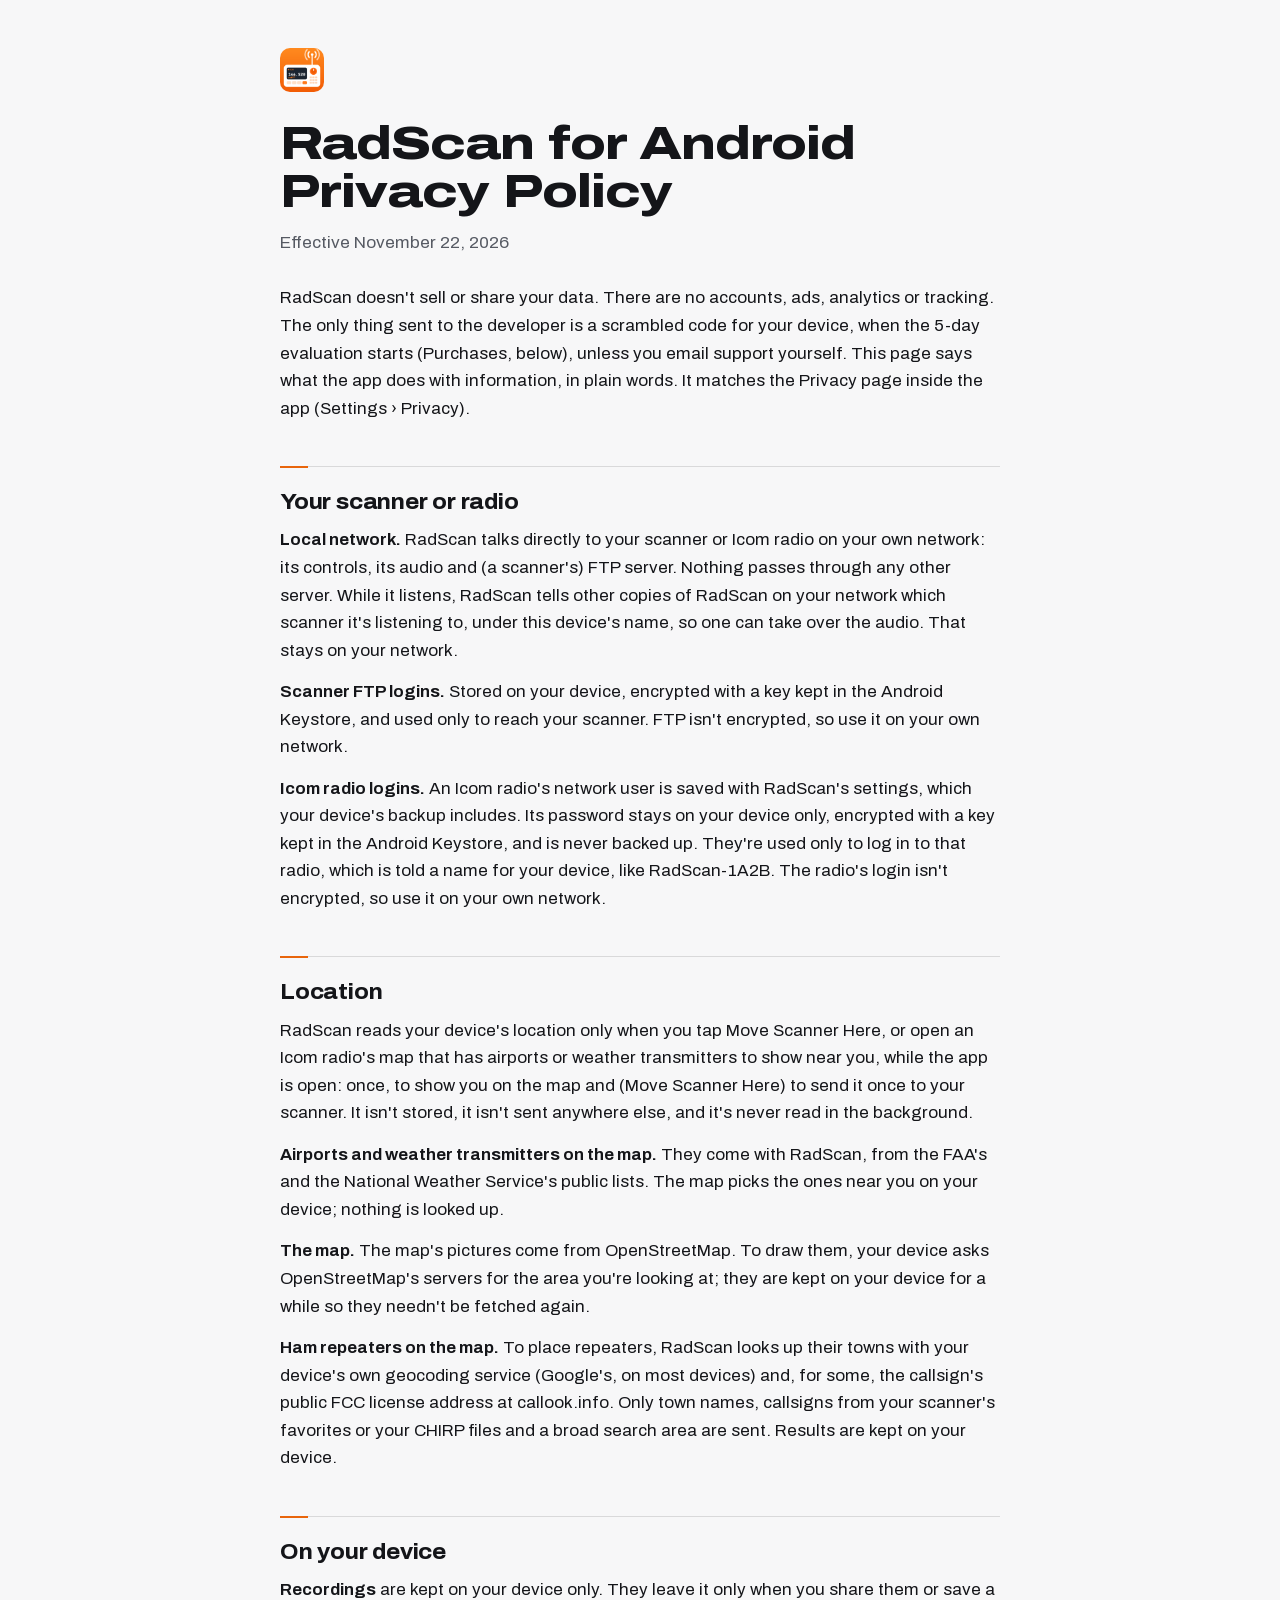
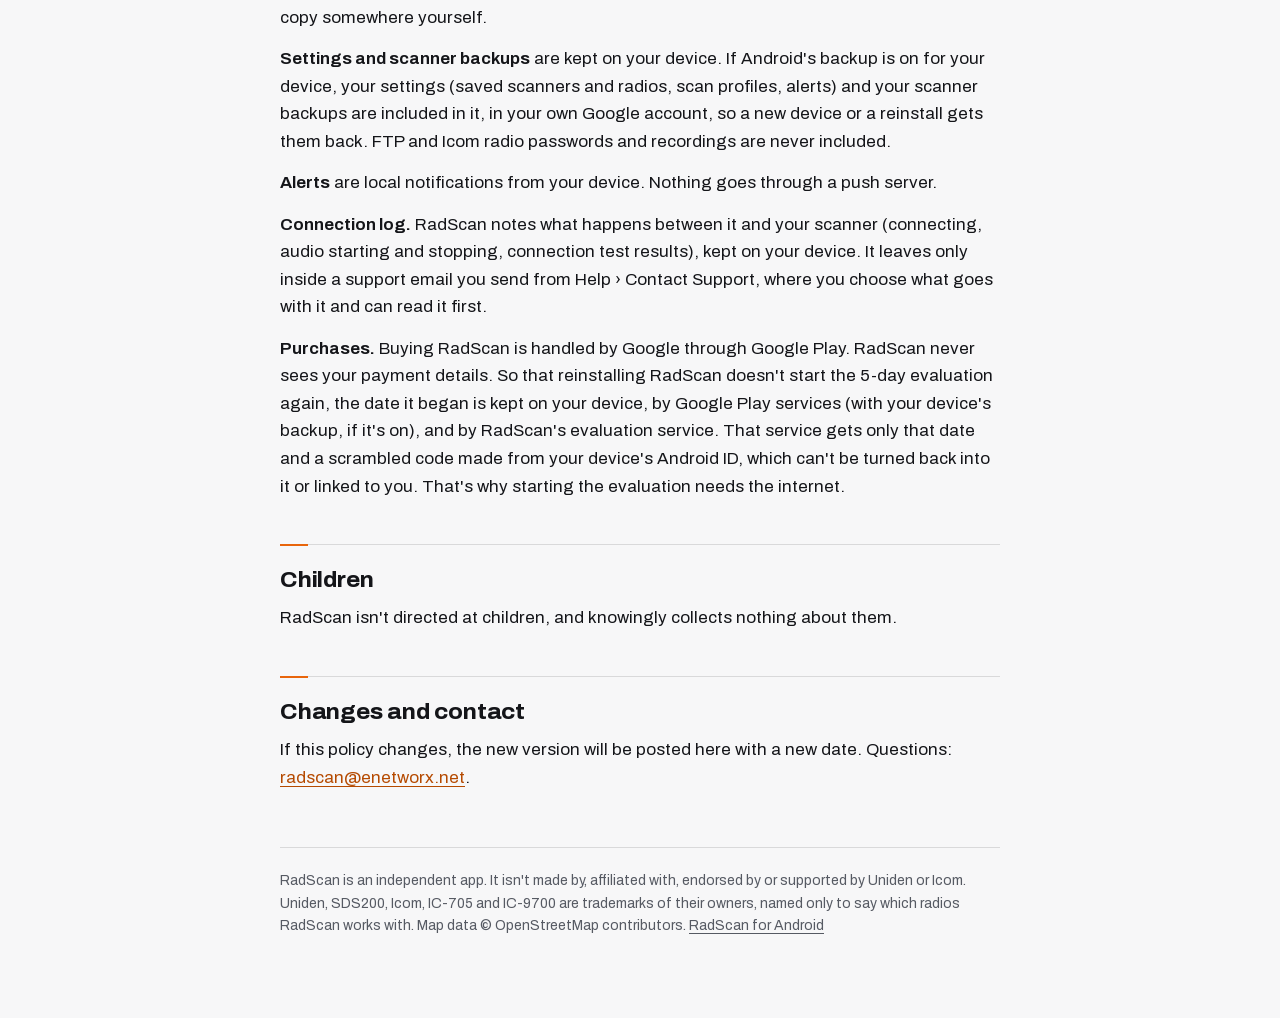
<file: privacy-android.html>
<!doctype html>
<html lang="en">
<head>
<meta charset="utf-8">
<meta name="viewport" content="width=device-width, initial-scale=1">
<title>RadScan for Android Privacy Policy</title>
<link rel="stylesheet" href="style.css">
<link rel="icon" type="image/png" href="img/favicon-64.png">
</head>
<body>
<main>
<h1>RadScan for Android Privacy Policy</h1>
<p class="muted">Effective November 22, 2026</p>

<p>RadScan doesn't sell or share your data. There are no accounts, ads, analytics or tracking. The only thing sent to
the developer is a scrambled code for your device, when the 5-day evaluation starts (Purchases, below), unless you email
support yourself. This page says what the app does with information, in plain words. It matches the Privacy page
inside the app (Settings › Privacy).</p>

<h2>Your scanner or radio</h2>
<p><strong>Local network.</strong> RadScan talks directly to your scanner or Icom radio on your own network: its controls, its audio
and (a scanner's) FTP server. Nothing passes through any other server. While it listens, RadScan tells other copies of RadScan
on your network which scanner it's listening to, under this device's name, so one can take over the audio. That stays
on your network.</p>
<p><strong>Scanner FTP logins.</strong> Stored on your device, encrypted with a key kept in the Android Keystore, and
used only to reach your scanner. FTP isn't encrypted, so use it on your own network.</p>
<p><strong>Icom radio logins.</strong> An Icom radio's network user is saved with RadScan's settings, which your
device's backup includes. Its password stays on your device only, encrypted with a key kept in the Android Keystore, and
is never backed up. They're used only to log in to that radio, which is told a name for your device, like RadScan-1A2B. The radio's login isn't encrypted, so use it on your own network.</p>

<h2>Location</h2>
<p>RadScan reads your device's location only when you tap Move Scanner Here, or open an Icom radio's map that has
airports or weather transmitters to show near you, while the app is open: once, to show you on the map and (Move
Scanner Here) to send it once to your scanner. It isn't stored, it isn't sent anywhere else, and it's never read in
the background.</p>
<p><strong>Airports and weather transmitters on the map.</strong> They come with RadScan, from the FAA's and the
National Weather Service's public lists. The map picks the ones near you on your device; nothing is looked up.</p>
<p><strong>The map.</strong> The map's pictures come from OpenStreetMap. To draw them, your device asks
OpenStreetMap's servers for the area you're looking at; they are kept on your device for a while so they needn't be
fetched again.</p>
<p><strong>Ham repeaters on the map.</strong> To place repeaters, RadScan looks up their towns with your device's own
geocoding service (Google's, on most devices) and, for some, the callsign's public FCC license address at callook.info.
Only town names, callsigns from your scanner's favorites or your CHIRP files and a broad search area are sent. Results are kept on your
device.</p>

<h2>On your device</h2>
<p><strong>Recordings</strong> are kept on your device only. They leave it only when you share them or save a copy
somewhere yourself.</p>
<p><strong>Settings and scanner backups</strong> are kept on your device. If Android's backup is on for your device,
your settings (saved scanners and radios, scan profiles, alerts) and your scanner backups are included in it, in your own Google
account, so a new device or a reinstall gets them back. FTP and Icom radio passwords and recordings are never included.</p>
<p><strong>Alerts</strong> are local notifications from your device. Nothing goes through a push server.</p>
<p><strong>Connection log.</strong> RadScan notes what happens between it and your scanner (connecting, audio starting
and stopping, connection test results), kept on your device. It leaves only inside a support email you send from
Help › Contact Support, where you choose what goes with it and can read it first.</p>
<p><strong>Purchases.</strong> Buying RadScan is handled by Google through Google Play. RadScan never sees your payment
details. So that reinstalling RadScan doesn't start the 5-day evaluation again, the date it began is kept on your
device, by Google Play services (with your device's backup, if it's on), and by RadScan's evaluation service. That
service gets only that date and a scrambled code made from your device's Android ID, which can't be turned back into
it or linked to you. That's why starting the evaluation needs the internet.</p>

<h2>Children</h2>
<p>RadScan isn't directed at children, and knowingly collects nothing about them.</p>

<h2>Changes and contact</h2>
<p>If this policy changes, the new version will be posted here with a new date. Questions:
<a href="mailto:radscan@enetworx.net">radscan@enetworx.net</a>.</p>

<footer>RadScan is an independent app. It isn't made by, affiliated with, endorsed by or supported by Uniden or Icom. Uniden, SDS200, Icom, IC-705 and IC-9700 are trademarks of their owners, named only to say which radios RadScan works with. Map data © OpenStreetMap contributors. <a href="./?android">RadScan for Android</a></footer>
</main>
</body>
</html>
</file>
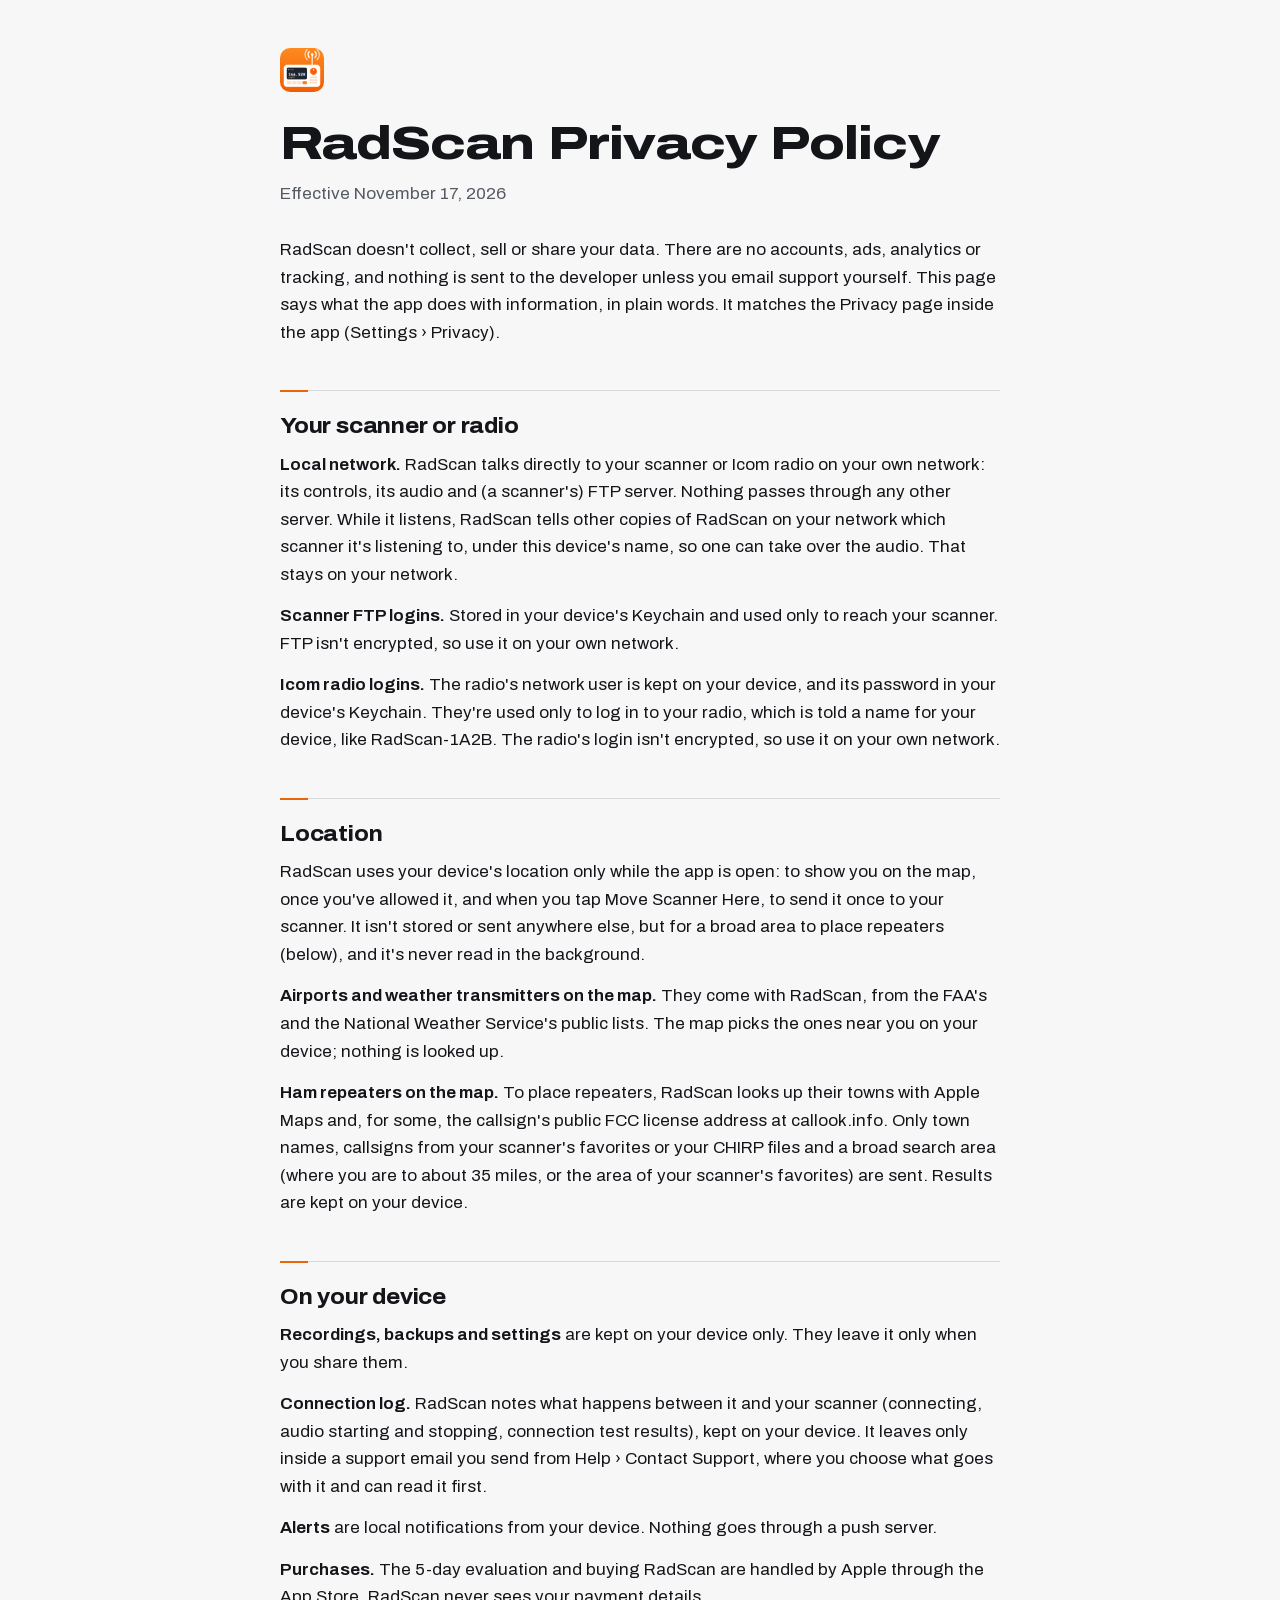
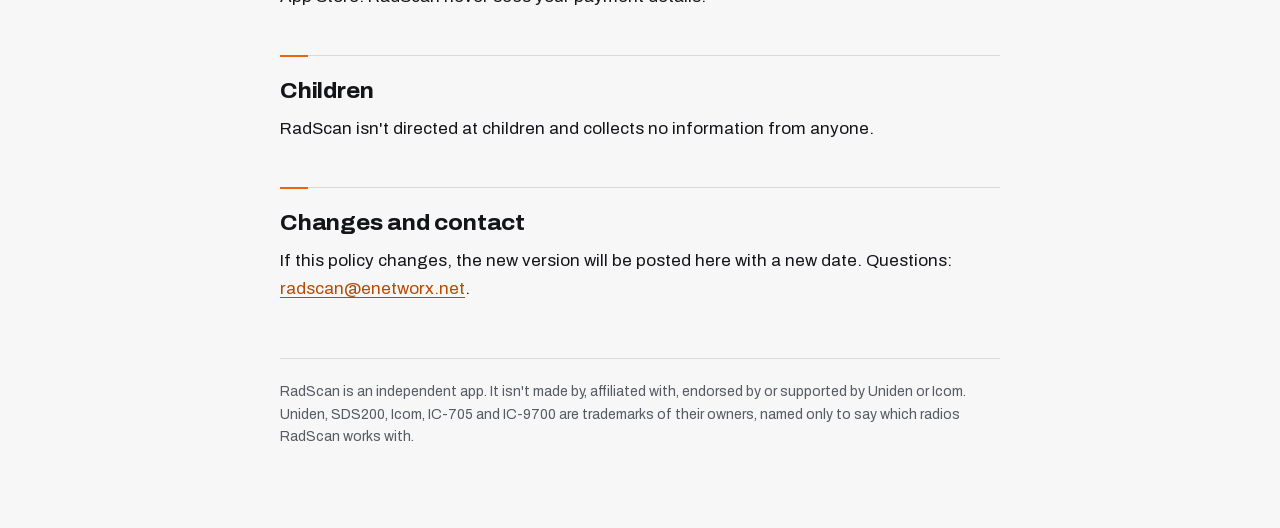
<file: privacy.html>
<!doctype html>
<html lang="en">
<head>
<meta charset="utf-8">
<meta name="viewport" content="width=device-width, initial-scale=1">
<title>RadScan Privacy Policy</title>
<link rel="stylesheet" href="style.css">
<link rel="icon" type="image/png" href="img/favicon-64.png">
</head>
<body>
<main>
<h1>RadScan Privacy Policy</h1>
<p class="muted">Effective November 17, 2026</p>

<p>RadScan doesn't collect, sell or share your data. There are no accounts, ads, analytics or tracking, and nothing is
sent to the developer unless you email support yourself. This page says what the app does with information, in plain words. It matches the Privacy page
inside the app (Settings › Privacy).</p>

<h2>Your scanner or radio</h2>
<p><strong>Local network.</strong> RadScan talks directly to your scanner or Icom radio on your own network: its controls, its audio
and (a scanner's) FTP server. Nothing passes through any other server. While it listens, RadScan tells other copies of RadScan
on your network which scanner it's listening to, under this device's name, so one can take over the audio. That stays
on your network.</p>
<p><strong>Scanner FTP logins.</strong> Stored in your device's Keychain and used only to reach your scanner. FTP isn't
encrypted, so use it on your own network.</p>
<p><strong>Icom radio logins.</strong> The radio's network user is kept on your device, and its password in your
device's Keychain. They're used only to log in to your radio, which is told a name for your device, like RadScan-1A2B.
The radio's login isn't encrypted, so use it on your own network.</p>

<h2>Location</h2>
<p>RadScan uses your device's location only while the app is open: to show you on the map, once you've allowed it, and
when you tap Move Scanner Here, to send it once to your scanner. It isn't stored or sent anywhere else, but for a broad
area to place repeaters (below), and it's never read in the background.</p>
<p><strong>Airports and weather transmitters on the map.</strong> They come with RadScan, from the FAA's and the National
Weather Service's public lists. The map picks the ones near you on your device; nothing is looked up.</p>
<p><strong>Ham repeaters on the map.</strong> To place repeaters, RadScan looks up their towns with Apple Maps and, for
some, the callsign's public FCC license address at callook.info. Only town names, callsigns from your scanner's
favorites or your CHIRP files and a broad search area (where you are to about 35 miles, or the area of your scanner's
favorites) are sent. Results are kept on your device.</p>

<h2>On your device</h2>
<p><strong>Recordings, backups and settings</strong> are kept on your device only. They leave it only when you share
them.</p>
<p><strong>Connection log.</strong> RadScan notes what happens between it and your scanner (connecting, audio starting
and stopping, connection test results), kept on your device. It leaves only inside a support email you send from
Help › Contact Support, where you choose what goes with it and can read it first.</p>
<p><strong>Alerts</strong> are local notifications from your device. Nothing goes through a push server.</p>
<p><strong>Purchases.</strong> The 5-day evaluation and buying RadScan are handled by Apple through the App Store. RadScan never
sees your payment details.</p>

<h2>Children</h2>
<p>RadScan isn't directed at children and collects no information from anyone.</p>

<h2>Changes and contact</h2>
<p>If this policy changes, the new version will be posted here with a new date. Questions:
<a href="mailto:radscan@enetworx.net">radscan@enetworx.net</a>.</p>

<footer>RadScan is an independent app. It isn't made by, affiliated with, endorsed by or supported by Uniden or Icom. Uniden, SDS200, Icom, IC-705 and IC-9700 are trademarks of their owners, named only to say which radios RadScan works with.</footer>
</main>
</body>
</html>
</file>
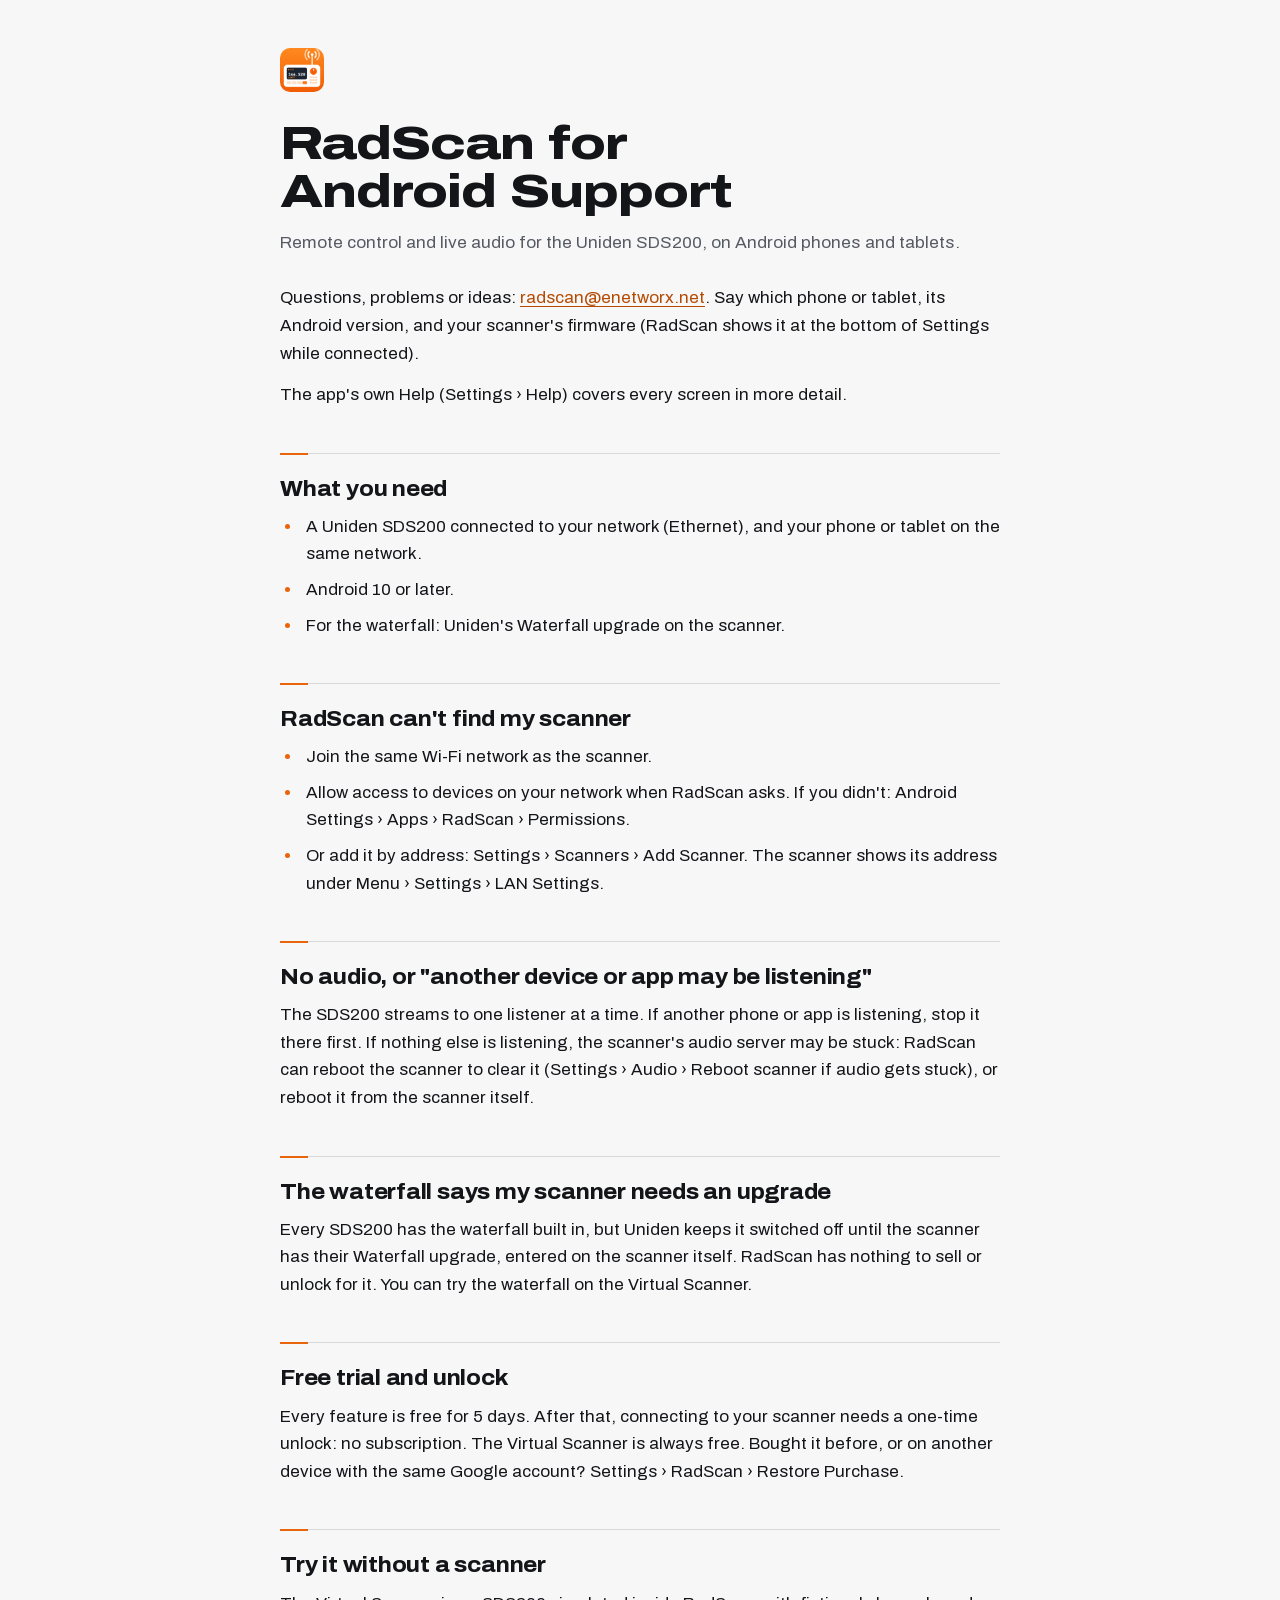
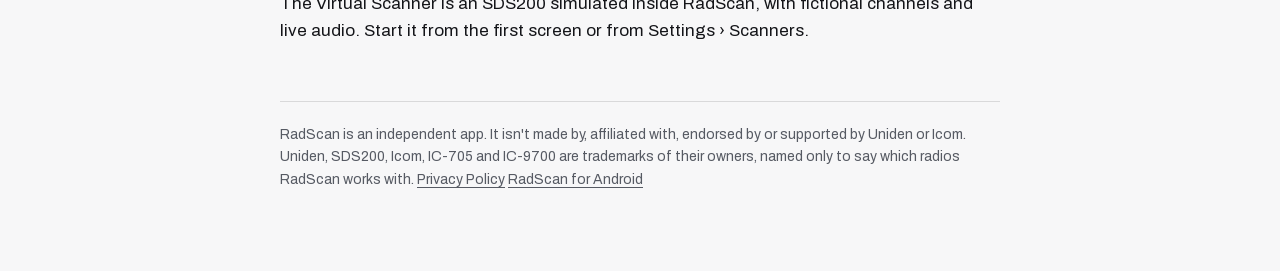
<file: support-android.html>
<!doctype html>
<html lang="en">
<head>
<meta charset="utf-8">
<meta name="viewport" content="width=device-width, initial-scale=1">
<title>RadScan for Android Support</title>
<link rel="stylesheet" href="style.css">
<link rel="icon" type="image/png" href="img/favicon-64.png">
</head>
<body>
<main>
<h1>RadScan for Android Support</h1>
<p class="muted">Remote control and live audio for the Uniden SDS200, on Android phones and tablets.</p>

<p>Questions, problems or ideas: <a href="mailto:radscan@enetworx.net">radscan@enetworx.net</a>. Say which phone or
tablet, its Android version, and your scanner's firmware (RadScan shows it at the bottom of Settings while
connected).</p>
<p>The app's own Help (Settings › Help) covers every screen in more detail.</p>

<h2>What you need</h2>
<ul>
<li>A Uniden SDS200 connected to your network (Ethernet), and your phone or tablet on the same network.</li>
<li>Android 10 or later.</li>
<li>For the waterfall: Uniden's Waterfall upgrade on the scanner.</li>
</ul>

<h2>RadScan can't find my scanner</h2>
<ul>
<li>Join the same Wi-Fi network as the scanner.</li>
<li>Allow access to devices on your network when RadScan asks. If you didn't: Android Settings › Apps › RadScan ›
Permissions.</li>
<li>Or add it by address: Settings › Scanners › Add Scanner. The scanner shows its address under Menu › Settings › LAN Settings.</li>
</ul>

<h2>No audio, or "another device or app may be listening"</h2>
<p>The SDS200 streams to one listener at a time. If another phone or app is listening, stop it there first. If nothing
else is listening, the scanner's audio server may be stuck: RadScan can reboot the scanner to clear it (Settings ›
Audio › Reboot scanner if audio gets stuck), or reboot it from the scanner itself.</p>

<h2>The waterfall says my scanner needs an upgrade</h2>
<p>Every SDS200 has the waterfall built in, but Uniden keeps it switched off until the scanner has their Waterfall
upgrade, entered on the scanner itself. RadScan has nothing to sell or unlock for it. You can try the waterfall on the
Virtual Scanner.</p>

<h2>Free trial and unlock</h2>
<p>Every feature is free for 5 days. After that, connecting to your scanner needs a one-time unlock: no subscription.
The Virtual Scanner is always free. Bought it before, or on another device with the same Google account? Settings ›
RadScan › Restore Purchase.</p>

<h2>Try it without a scanner</h2>
<p>The Virtual Scanner is an SDS200 simulated inside RadScan, with fictional channels and live audio. Start it from the
first screen or from Settings › Scanners.</p>

<footer>RadScan is an independent app. It isn't made by, affiliated with, endorsed by or supported by Uniden or Icom. Uniden, SDS200, Icom, IC-705 and IC-9700 are trademarks of their owners, named only to say which radios RadScan works with. <a href="privacy-android.html">Privacy Policy</a> <a href="./?android">RadScan for Android</a></footer>
</main>
</body>
</html>
</file>
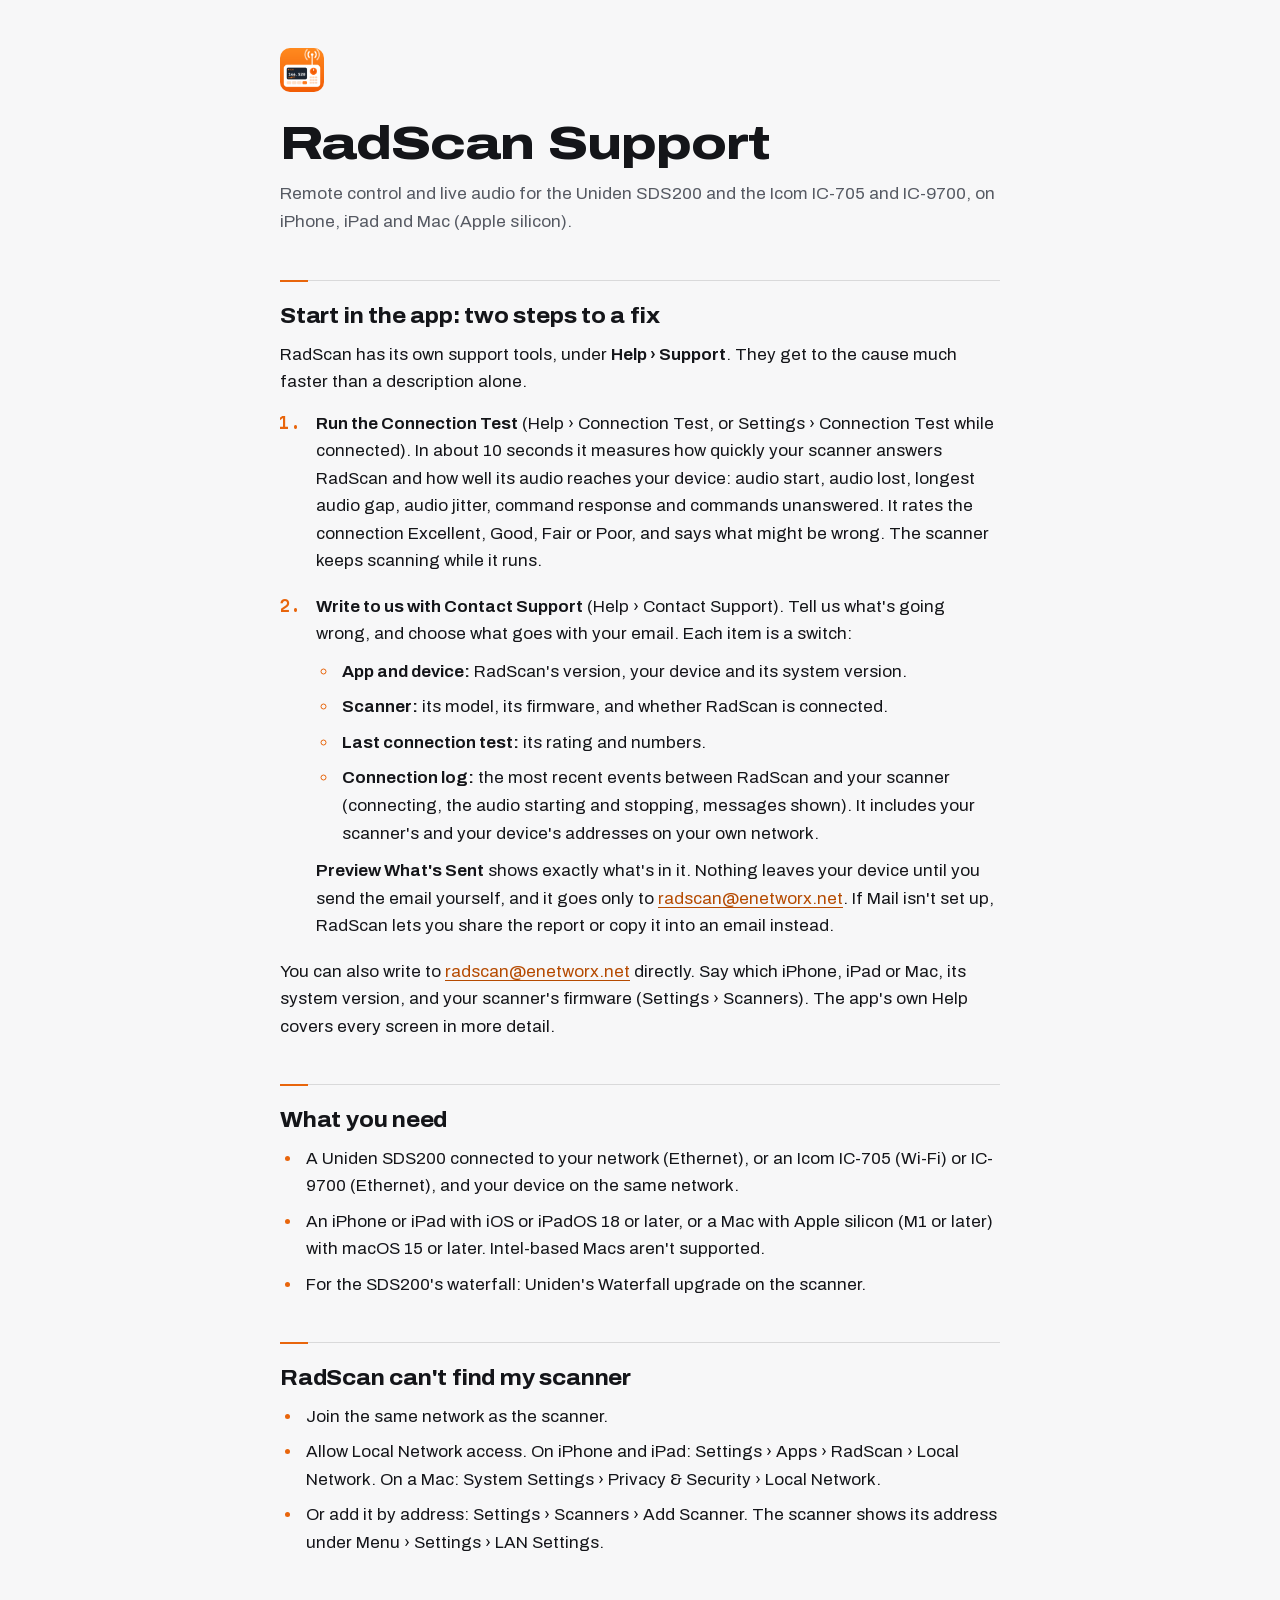
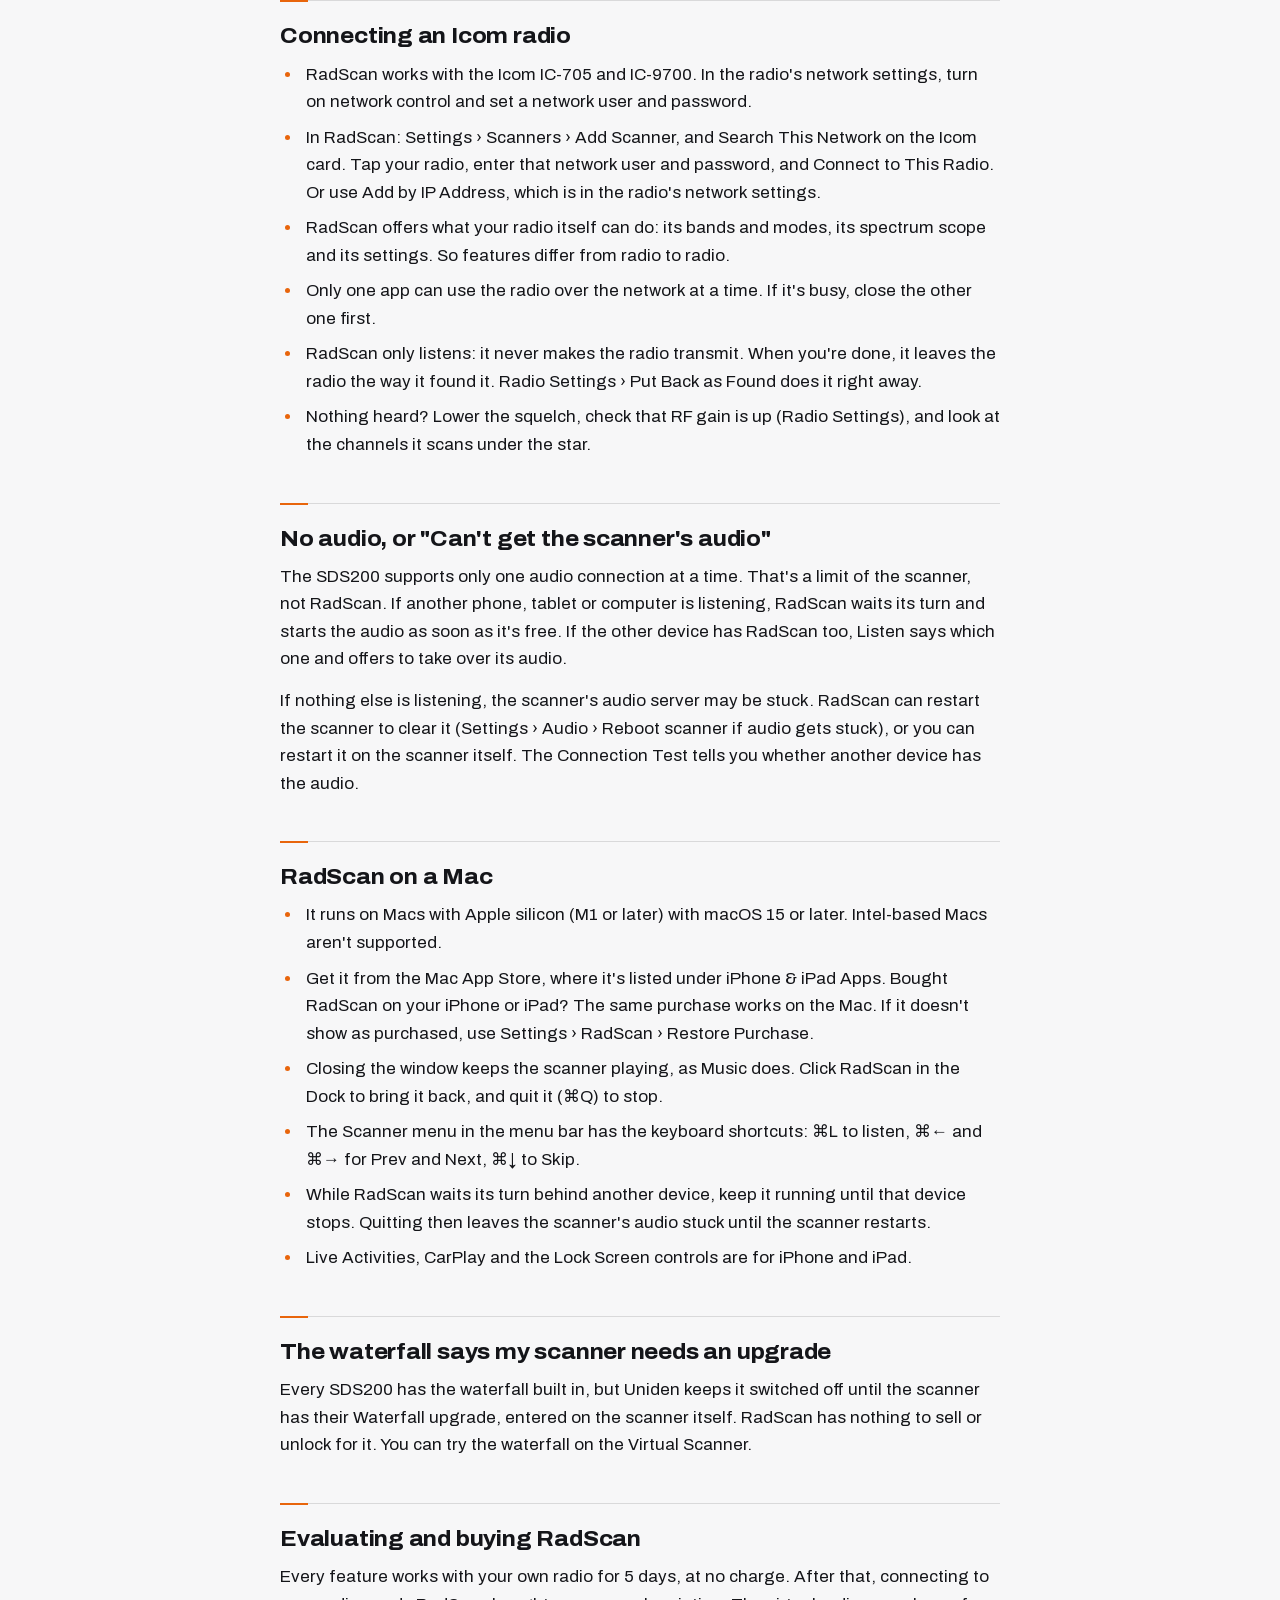
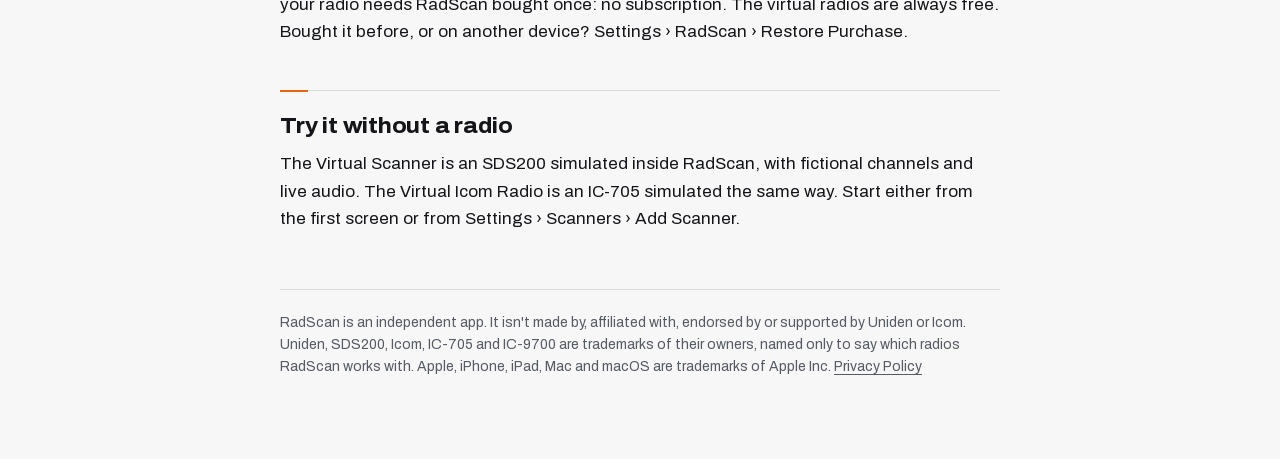
<file: support.html>
<!doctype html>
<html lang="en">
<head>
<meta charset="utf-8">
<meta name="viewport" content="width=device-width, initial-scale=1">
<title>RadScan Support</title>
<link rel="stylesheet" href="style.css">
<link rel="icon" type="image/png" href="img/favicon-64.png">
</head>
<body>
<main>
<h1>RadScan Support</h1>
<p class="muted">Remote control and live audio for the Uniden SDS200 and the Icom IC-705 and IC-9700, on iPhone, iPad and Mac (Apple silicon).</p>

<h2>Start in the app: two steps to a fix</h2>
<p>RadScan has its own support tools, under <strong>Help › Support</strong>. They get to the cause much faster
than a description alone.</p>
<ol>
<li><strong>Run the Connection Test</strong> (Help › Connection Test, or Settings › Connection Test while
connected). In about 10 seconds it measures how quickly your scanner answers RadScan and how well its audio reaches
your device: audio start, audio lost, longest audio gap, audio jitter, command response and commands unanswered.
It rates the connection Excellent, Good, Fair or Poor, and says what might be wrong. The scanner keeps scanning
while it runs.</li>
<li><strong>Write to us with Contact Support</strong> (Help › Contact Support). Tell us what's going wrong, and
choose what goes with your email. Each item is a switch:
<ul>
<li><strong>App and device:</strong> RadScan's version, your device and its system version.</li>
<li><strong>Scanner:</strong> its model, its firmware, and whether RadScan is connected.</li>
<li><strong>Last connection test:</strong> its rating and numbers.</li>
<li><strong>Connection log:</strong> the most recent events between RadScan and your scanner (connecting, the
audio starting and stopping, messages shown). It includes your scanner's and your device's addresses on your own
network.</li>
</ul>
<strong>Preview What's Sent</strong> shows exactly what's in it. Nothing leaves your device until you send the
email yourself, and it goes only to <a href="mailto:radscan@enetworx.net">radscan@enetworx.net</a>. If Mail isn't
set up, RadScan lets you share the report or copy it into an email instead.</li>
</ol>
<p>You can also write to <a href="mailto:radscan@enetworx.net">radscan@enetworx.net</a> directly. Say which iPhone,
iPad or Mac, its system version, and your scanner's firmware (Settings › Scanners). The app's own Help covers every
screen in more detail.</p>

<h2>What you need</h2>
<ul>
<li>A Uniden SDS200 connected to your network (Ethernet), or an Icom IC-705 (Wi-Fi) or IC-9700 (Ethernet), and your device on the same network.</li>
<li>An iPhone or iPad with iOS or iPadOS 18 or later, or a Mac with Apple silicon (M1 or later) with macOS 15 or
later. Intel-based Macs aren't supported.</li>
<li>For the SDS200's waterfall: Uniden's Waterfall upgrade on the scanner.</li>
</ul>

<h2>RadScan can't find my scanner</h2>
<ul>
<li>Join the same network as the scanner.</li>
<li>Allow Local Network access. On iPhone and iPad: Settings › Apps › RadScan › Local Network. On a Mac: System
Settings › Privacy &amp; Security › Local Network.</li>
<li>Or add it by address: Settings › Scanners › Add Scanner. The scanner shows its address under Menu › Settings ›
LAN Settings.</li>
</ul>

<h2>Connecting an Icom radio</h2>
<ul>
<li>RadScan works with the Icom IC-705 and IC-9700. In the radio's network settings, turn on network control and set a
network user and password.</li>
<li>In RadScan: Settings › Scanners › Add Scanner, and Search This Network on the Icom card. Tap your radio, enter that
network user and password, and Connect to This Radio. Or use Add by IP Address, which is in the radio's network
settings.</li>
<li>RadScan offers what your radio itself can do: its bands and modes, its spectrum scope and its settings. So features differ
from radio to radio.</li>
<li>Only one app can use the radio over the network at a time. If it's busy, close the other one first.</li>
<li>RadScan only listens: it never makes the radio transmit. When you're done, it leaves the radio the way it found it.
Radio Settings › Put Back as Found does it right away.</li>
<li>Nothing heard? Lower the squelch, check that RF gain is up (Radio Settings), and look at the channels it scans
under the star.</li>
</ul>

<h2>No audio, or "Can't get the scanner's audio"</h2>
<p>The SDS200 supports only one audio connection at a time. That's a limit of the scanner, not RadScan. If another
phone, tablet or computer is listening, RadScan waits its turn and starts the audio as soon as it's free. If the
other device has RadScan too, Listen says which one and offers to take over its audio.</p>
<p>If nothing else is listening, the scanner's audio server may be stuck. RadScan can restart the scanner to clear it
(Settings › Audio › Reboot scanner if audio gets stuck), or you can restart it on the scanner itself. The Connection
Test tells you whether another device has the audio.</p>

<h2>RadScan on a Mac</h2>
<ul>
<li>It runs on Macs with Apple silicon (M1 or later) with macOS 15 or later. Intel-based Macs aren't supported.</li>
<li>Get it from the Mac App Store, where it's listed under iPhone &amp; iPad Apps. Bought RadScan on your iPhone or
iPad? The same purchase works on the Mac. If it doesn't show as purchased, use Settings › RadScan › Restore
Purchase.</li>
<li>Closing the window keeps the scanner playing, as Music does. Click RadScan in the Dock to bring it back, and quit
it (&#8984;Q) to stop.</li>
<li>The Scanner menu in the menu bar has the keyboard shortcuts: &#8984;L to listen, &#8984;&larr; and &#8984;&rarr;
for Prev and Next, &#8984;&darr; to Skip.</li>
<li>While RadScan waits its turn behind another device, keep it running until that device stops. Quitting then
leaves the scanner's audio stuck until the scanner restarts.</li>
<li>Live Activities, CarPlay and the Lock Screen controls are for iPhone and iPad.</li>
</ul>

<h2>The waterfall says my scanner needs an upgrade</h2>
<p>Every SDS200 has the waterfall built in, but Uniden keeps it switched off until the scanner has their Waterfall
upgrade, entered on the scanner itself. RadScan has nothing to sell or unlock for it. You can try the waterfall on the
Virtual Scanner.</p>

<h2>Evaluating and buying RadScan</h2>
<p>Every feature works with your own radio for 5 days, at no charge. After that, connecting to your radio needs RadScan
bought once: no subscription.
The virtual radios are always free. Bought it before, or on another device? Settings › RadScan › Restore Purchase.</p>

<h2>Try it without a radio</h2>
<p>The Virtual Scanner is an SDS200 simulated inside RadScan, with fictional channels and live audio. The
Virtual Icom Radio is an IC-705 simulated the same way. Start either from the first screen or from Settings › Scanners
› Add Scanner.</p>

<footer>RadScan is an independent app. It isn't made by, affiliated with, endorsed by or supported by Uniden or Icom. Uniden, SDS200, Icom, IC-705 and IC-9700 are trademarks of their owners, named only to say which radios RadScan works with. Apple, iPhone, iPad, Mac and macOS are trademarks of Apple Inc.
<a href="privacy.html">Privacy Policy</a></footer>
</main>
</body>
</html>
</file>
<file: style.css>
/* The privacy and support pages (privacy.html, privacy-android.html, support.html, support-android.html), in the
   front page's look: Archivo and Martian Mono from fonts/, RadScan orange on near-black. These pages also open
   inside the apps, so unlike the front page they follow the device: dark by default, light when the device is light
   (with a deeper orange there, so links stay readable on white). Their HTML is plain on purpose; everything is here. */
@font-face { font-family: "Archivo"; font-style: normal; font-weight: 100 900; font-stretch: 62% 125%; font-display: swap;
  src: url("fonts/archivo-latin.woff2") format("woff2"); }
@font-face { font-family: "Martian Mono"; font-style: normal; font-weight: 300 700; font-stretch: 75% 112.5%; font-display: swap;
  src: url("fonts/martian-mono-latin.woff2") format("woff2"); }

:root {
  color-scheme: dark light;
  --bg: #08090c; --text: #f4f4f6; --muted: #a6a6ad; --line: rgba(255, 255, 255, .1);
  --orange: #ff7a1a; --link: #ff9330; --ink: #08090c;
  --sans: "Archivo", -apple-system, BlinkMacSystemFont, "Segoe UI", Roboto, sans-serif;
  --mono: "Martian Mono", ui-monospace, "SF Mono", Menlo, Consolas, monospace;
}
@media (prefers-color-scheme: light) {
  :root { --bg: #f7f7f8; --text: #141519; --muted: #565a63; --line: rgba(0, 0, 0, .12); --orange: #e8650c; --link: #b54a00; --ink: #ffffff; }
}

*, *::before, *::after { box-sizing: border-box; }
html { -webkit-text-size-adjust: 100%; }
body { margin: 0; background: var(--bg); color: var(--text); font: 400 17px/1.62 var(--sans); -webkit-font-smoothing: antialiased; }
::selection { background: var(--orange); color: var(--ink); }
main { width: min(720px, 100% - 32px); margin: 0 auto; padding: 48px 0 80px; }

/* The app icon heads every page (decorative, so it lives here rather than in the HTML). */
main::before { content: ""; display: block; width: 44px; height: 44px; margin-bottom: 28px; border-radius: 10px;
  background: url("img/icon-128.png") center / cover no-repeat; }

h1 { margin: 0 0 12px; font-weight: 800; font-stretch: 125%; font-size: clamp(1.9rem, 6vw, 2.9rem); line-height: 1.04;
  letter-spacing: -.02em; text-wrap: balance; }
/* Each section opens on a hairline with a short orange tick at its left end: the front page's tuning cursor. */
h2 { position: relative; margin: 44px 0 12px; padding-top: 22px; border-top: 1px solid var(--line);
  font-weight: 750; font-stretch: 112%; font-size: 1.32rem; line-height: 1.2; letter-spacing: -.01em; text-wrap: balance; }
h2::before { content: ""; position: absolute; left: 0; top: -1px; width: 28px; height: 2px; background: var(--orange); }

p, li { color: var(--text); }
p { margin: 0 0 14px; }
.muted { color: var(--muted); font-size: 1.08rem; }
h1 + .muted { margin-bottom: 28px; }
strong { font-weight: 650; }
a { color: var(--link); text-decoration: underline; text-decoration-thickness: 1px; text-underline-offset: 3px; }
a:hover { text-decoration-thickness: 2px; }
:focus-visible { outline: 2px solid var(--orange); outline-offset: 3px; border-radius: 3px; }

ul, ol { margin: 0 0 16px; padding-left: 22px; }
ol { padding-left: 32px; }
li { margin-bottom: 8px; padding-left: 4px; }
ul > li::marker { color: var(--orange); }
ol > li { margin-bottom: 18px; }
ol > li::marker { color: var(--orange); font: 600 .9em var(--mono); }
li ul { margin: 10px 0; }

footer { margin-top: 56px; padding-top: 22px; border-top: 1px solid var(--line); font-size: 14px; line-height: 1.6; color: var(--muted); }
footer a { color: var(--muted); }
footer a:hover { color: var(--text); }
</file>
